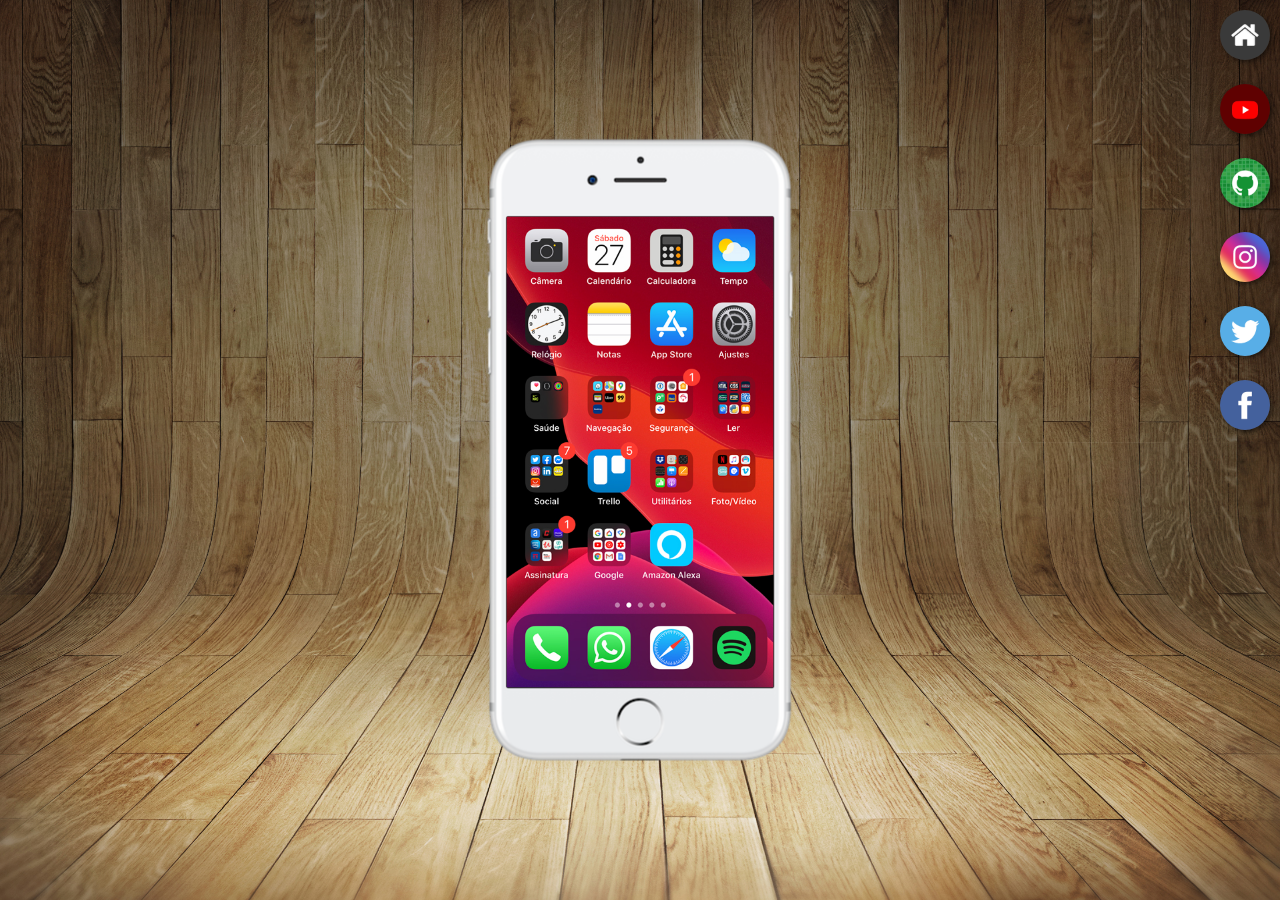
<file: index.html>
<!DOCTYPE html>
<html lang="pt-br">
<head>
    <meta charset="UTF-8">
    <meta name="viewport" content="width=device-width, initial-scale=1.0">
    <title>Document</title>
    <link rel="shortcut icon" href="favicon.ico" type="image/x-icon">
    <link rel="stylesheet" href="estilos/style.css">
</head>
<body>
    <main>
        <section id="telefone">
           <iframe src="home.html" name="tela" id="tela" frameborder="0">
            Seu navegador não é compatível com isso.
           </iframe>
        </section>
        <section id="redes-sociais">
            <a href="home.html" target="tela"> <img src="imagens/logo-home.jpg" alt="Home"></a><br>
            <a href="youtube.html" target="tela"> <img src="imagens/logo-youtube.jpg" class="img-fluid ${3|rounded-top,rounded-right,rounded-bottom,rounded-left,rounded-circle,|}" alt="Youtube"></a><br>
            <a href="github.html" target="tela"> <img src="imagens/logo-github.jpg" alt="GitHub"></a><br>
            <a href="instagram.html" target="tela"> <img src="imagens/logo-instagram.jpg" alt="Instagram"></a><br>
            <a href="twiter.html" target="tela"> <img src="imagens/logo-twitter.jpg" alt="Twiter"></a><br>
            <a href="facebook.html" target="tela"> <img src="imagens/logo-facebook.jpg" alt="Facebook"></a>
        </section>
    </main>
</body>
</html>
</file>
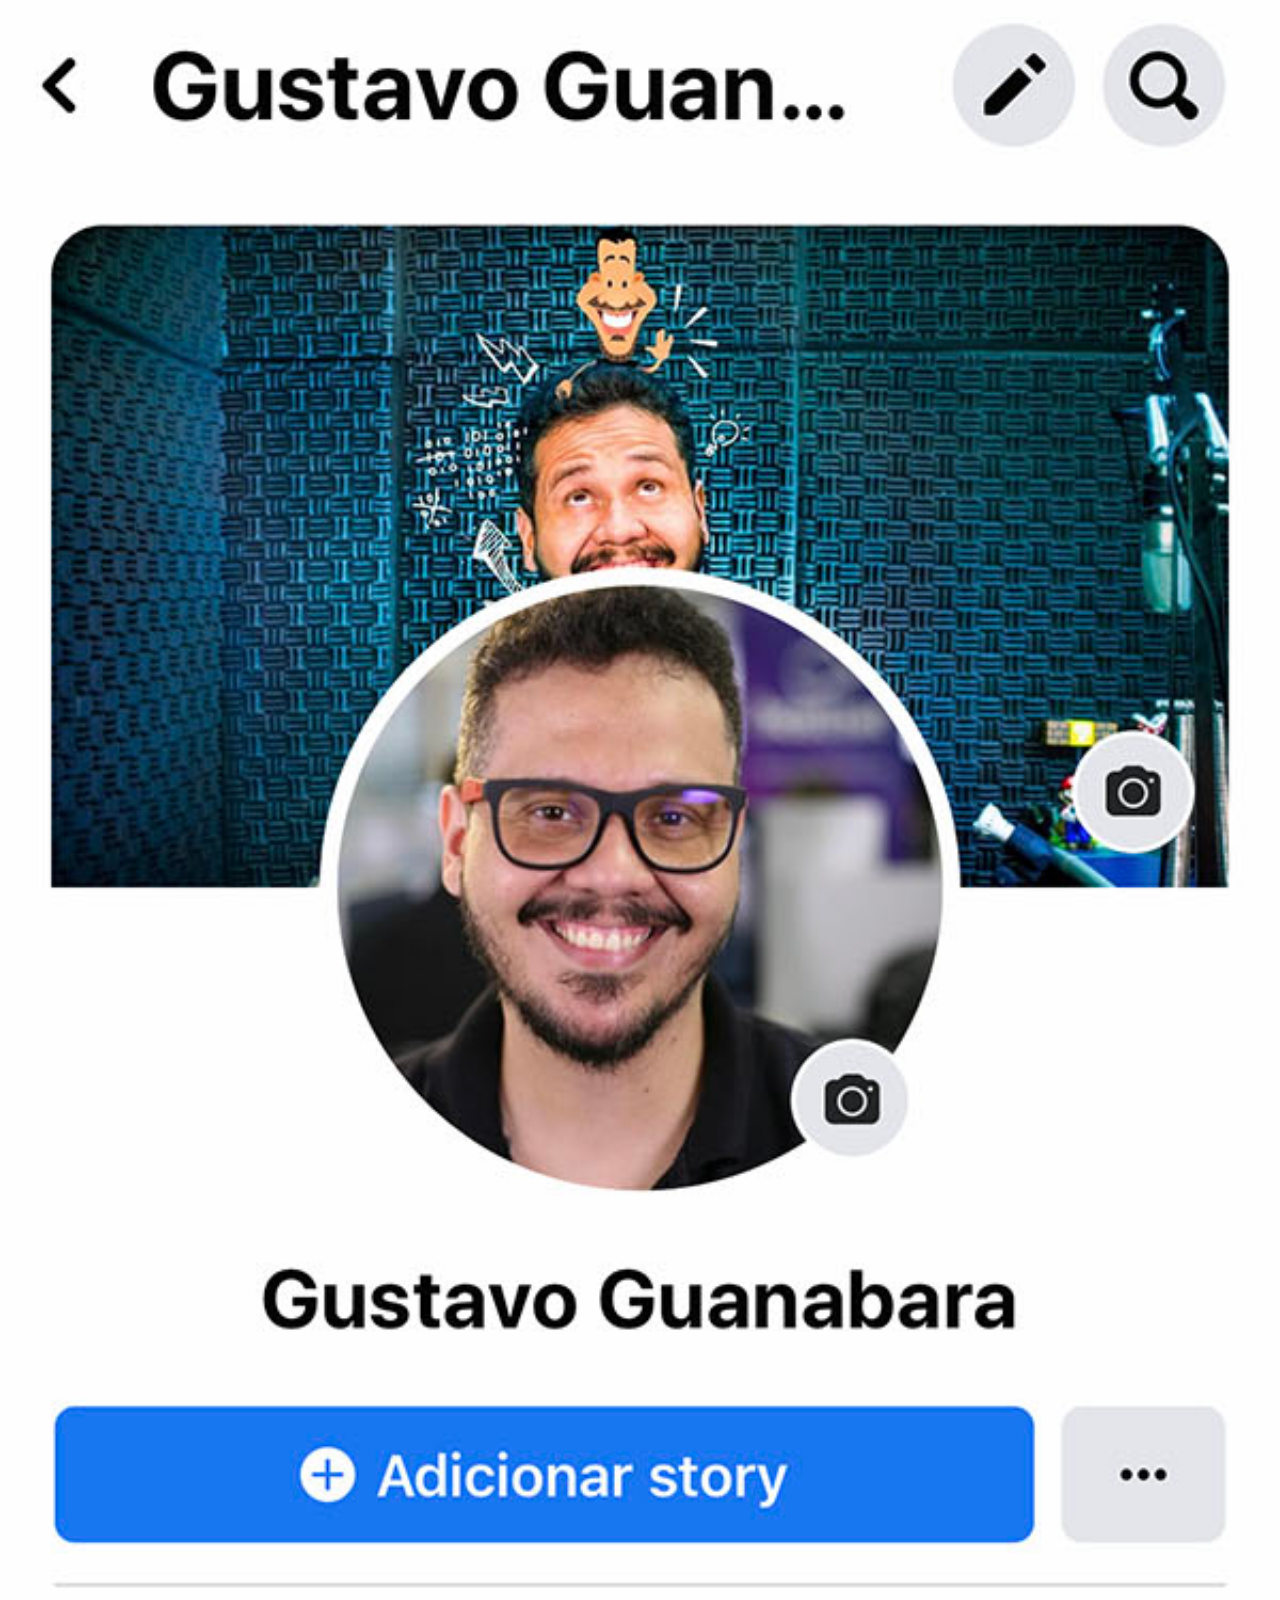
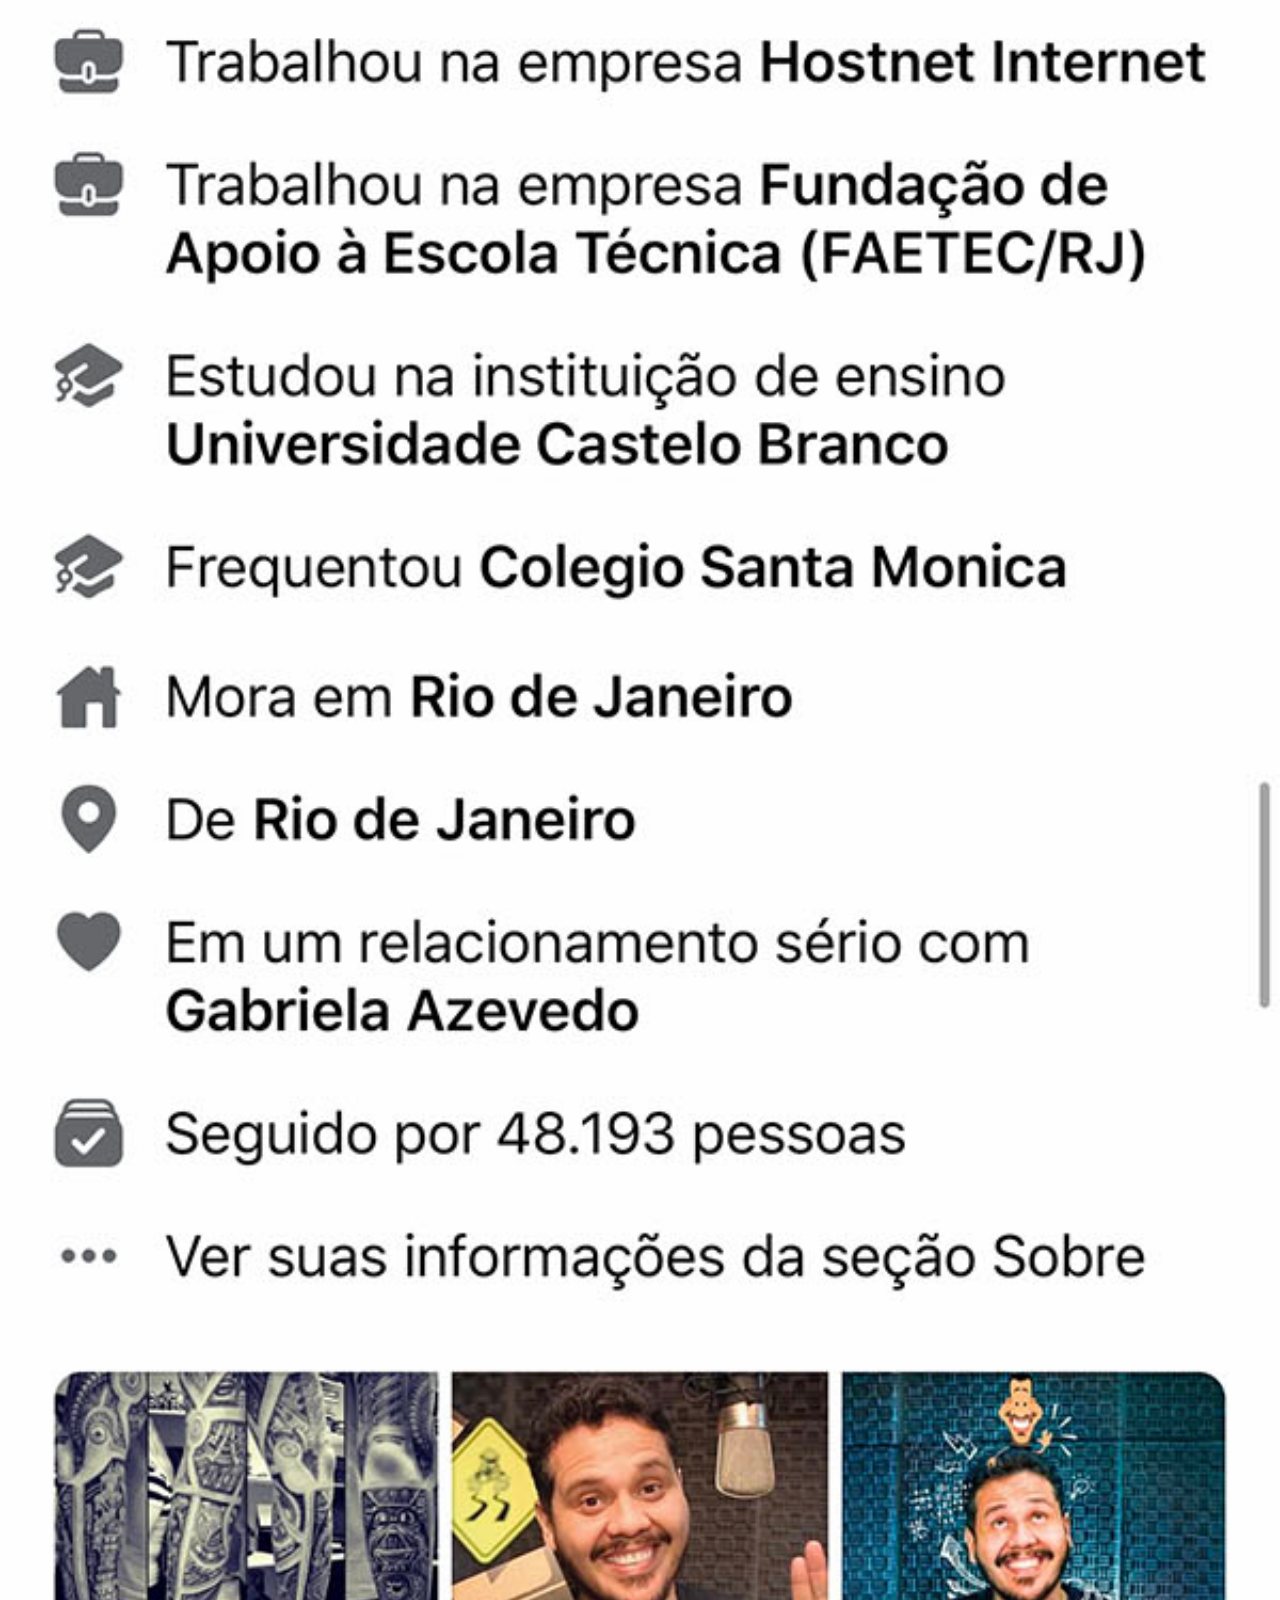
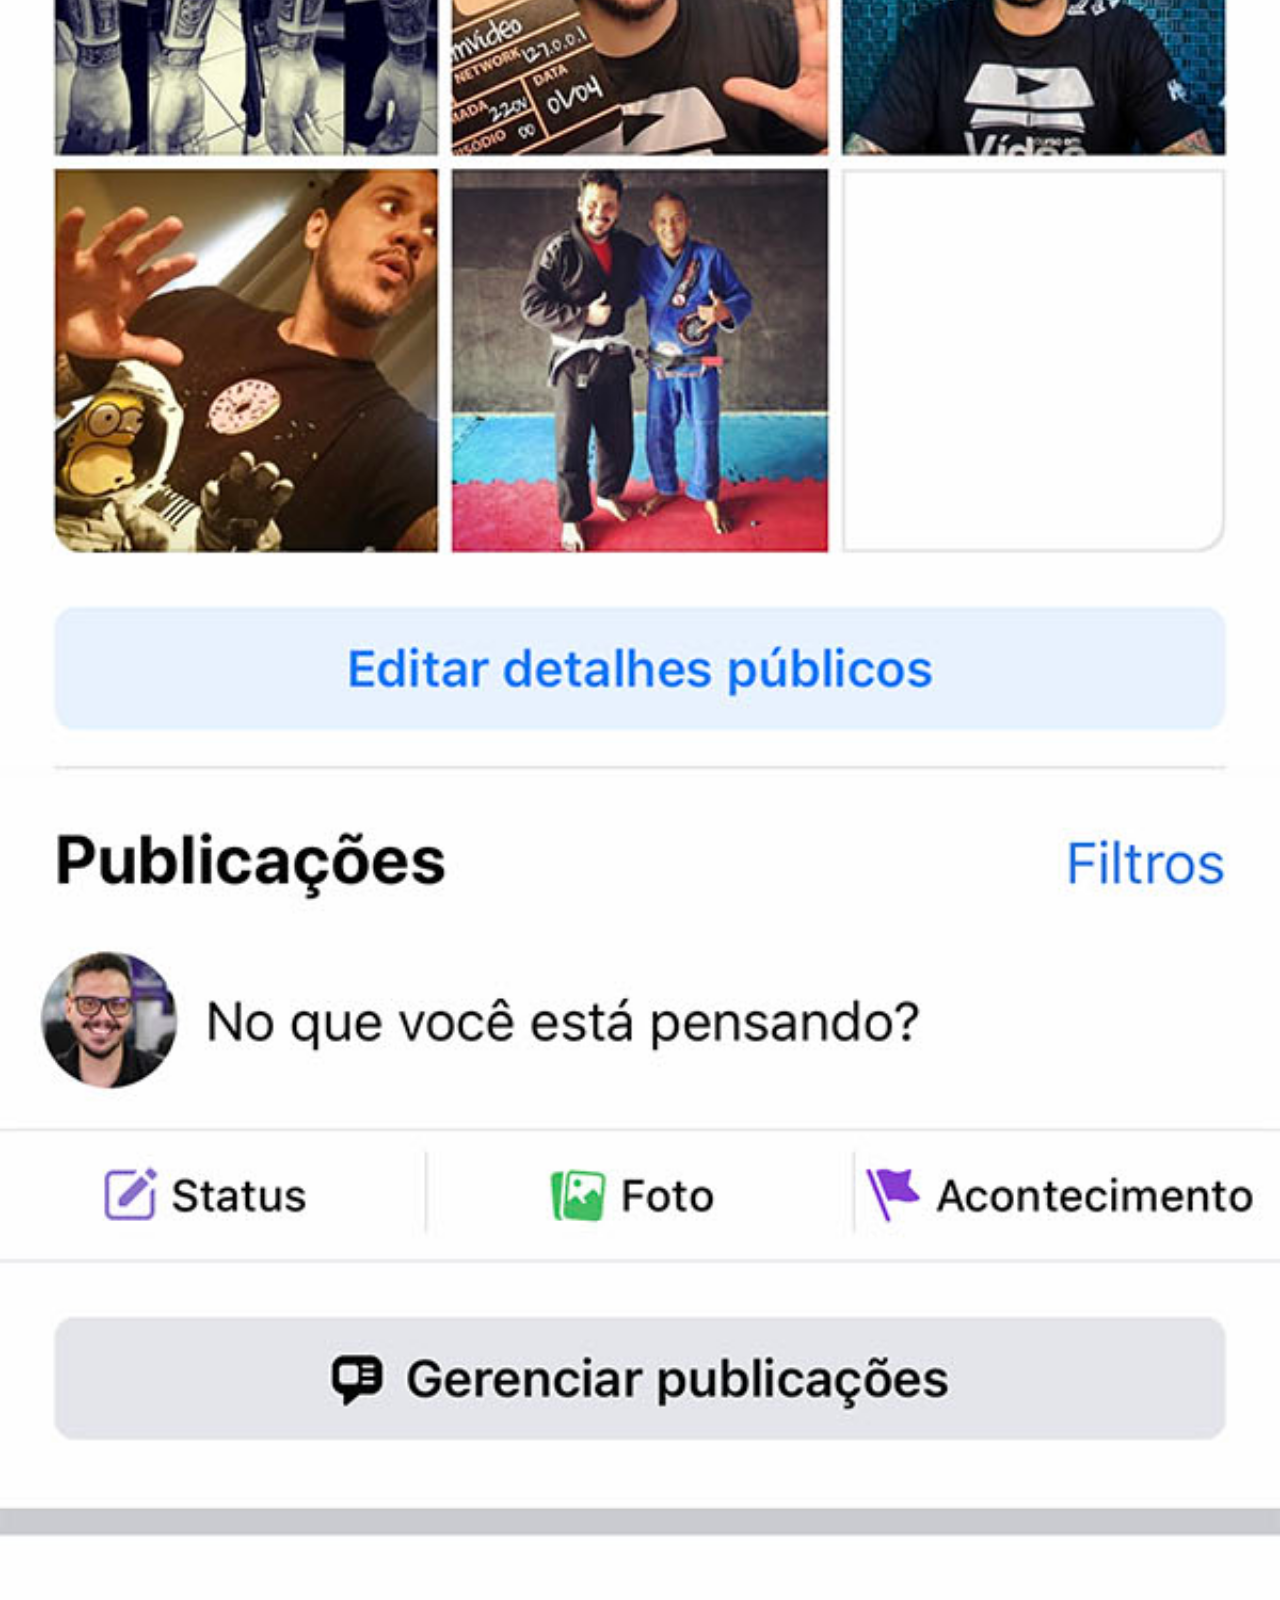
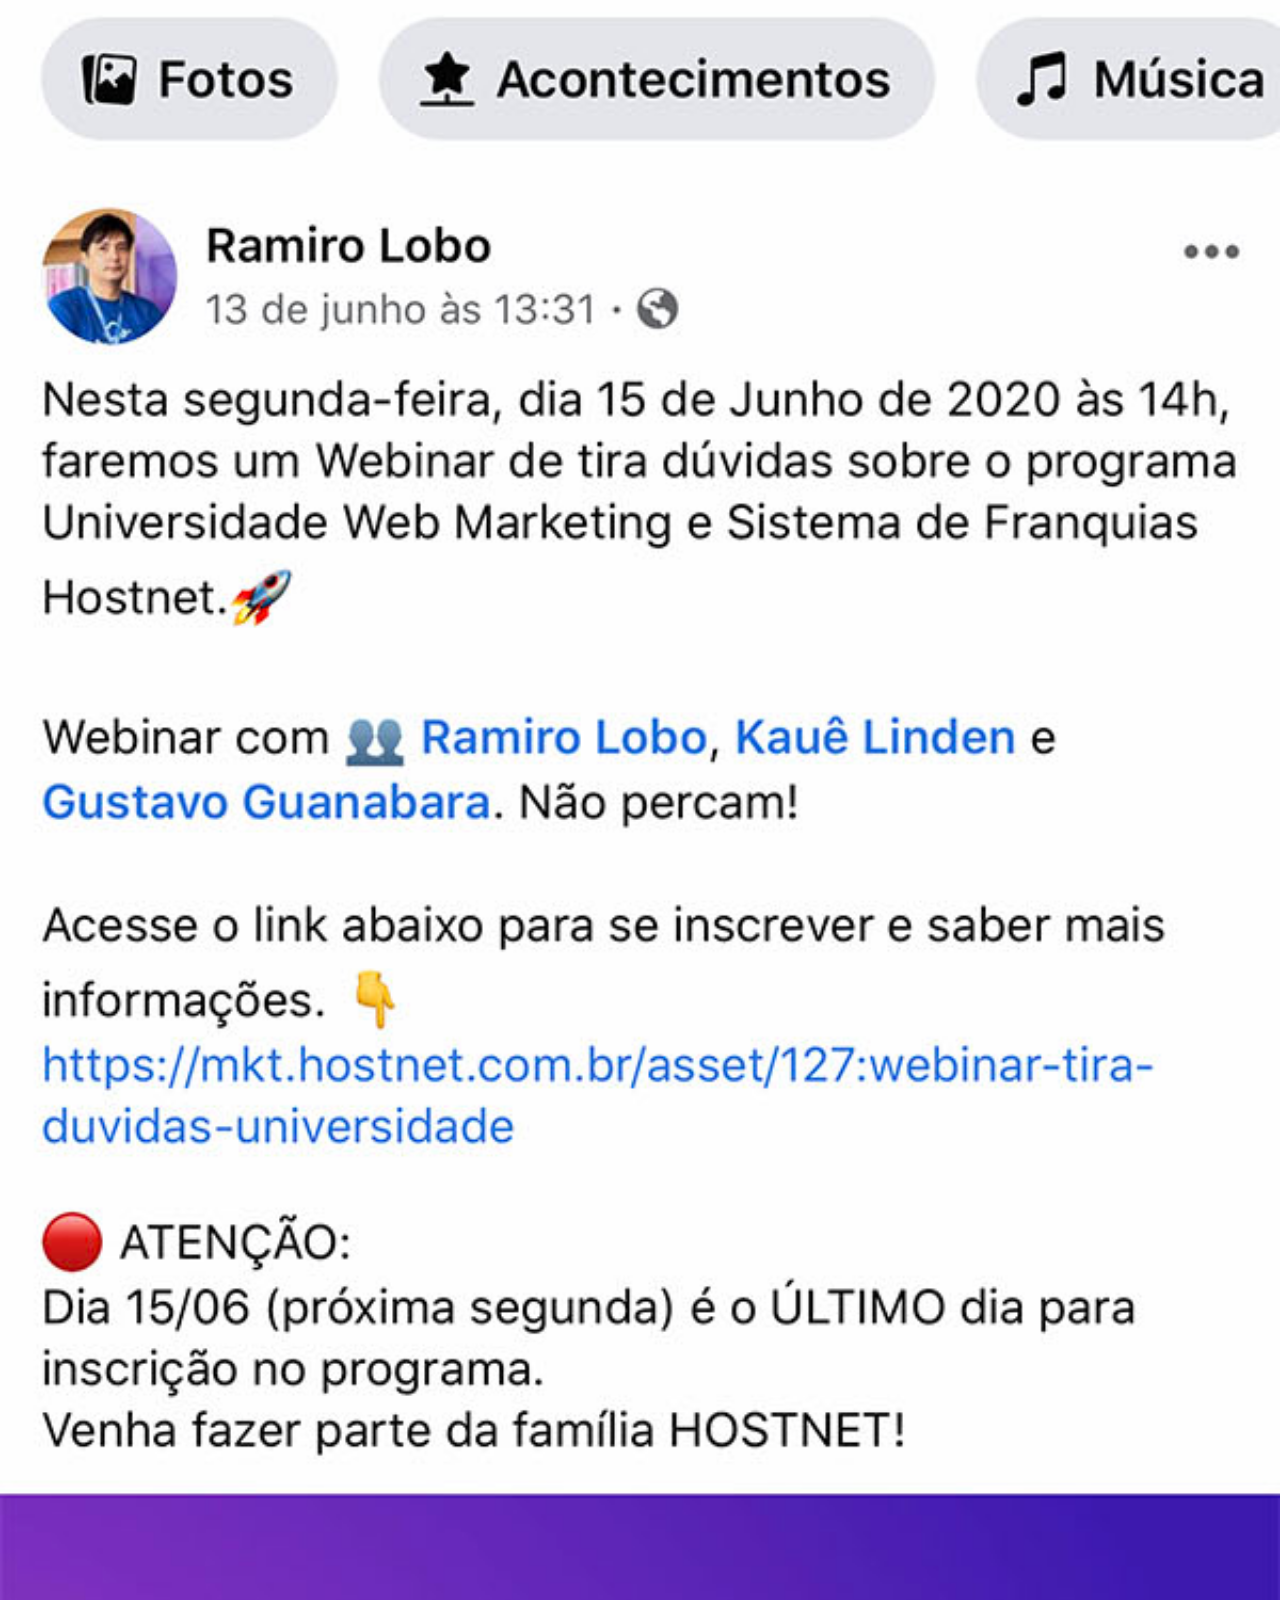
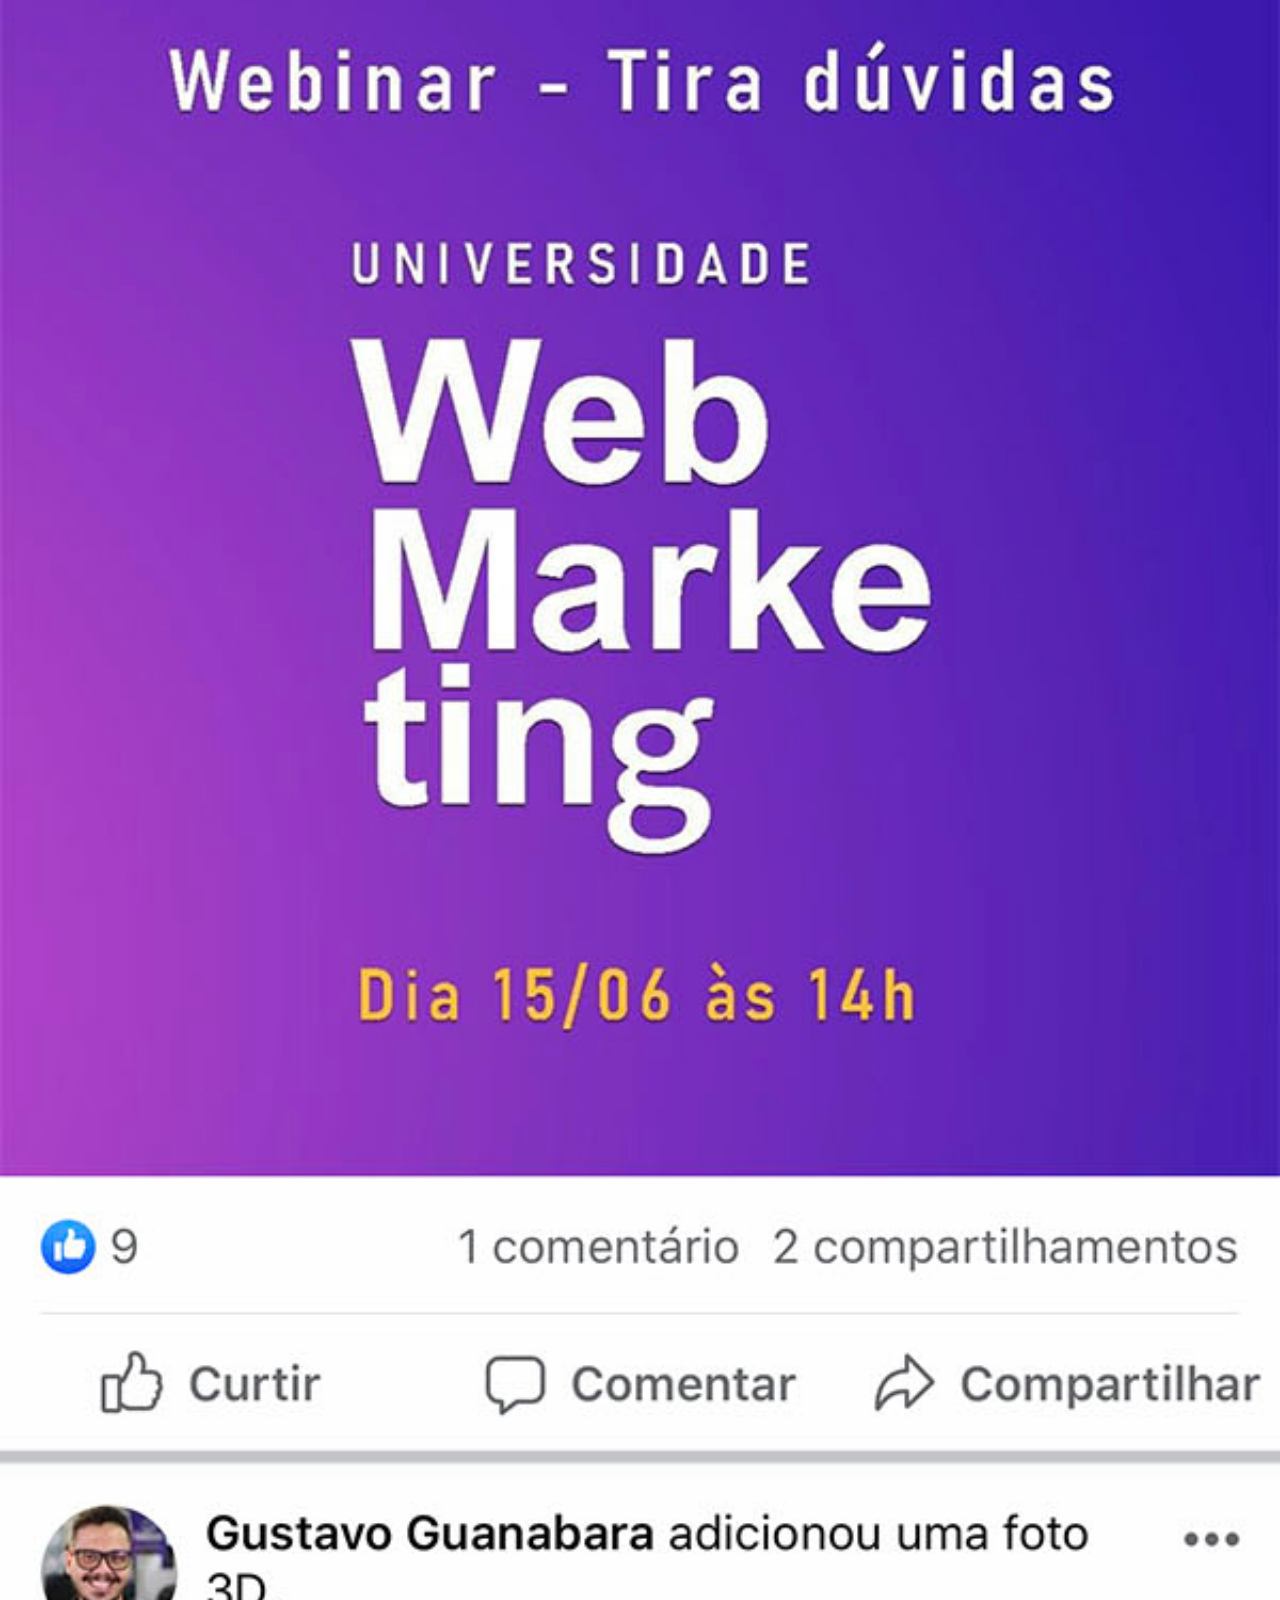
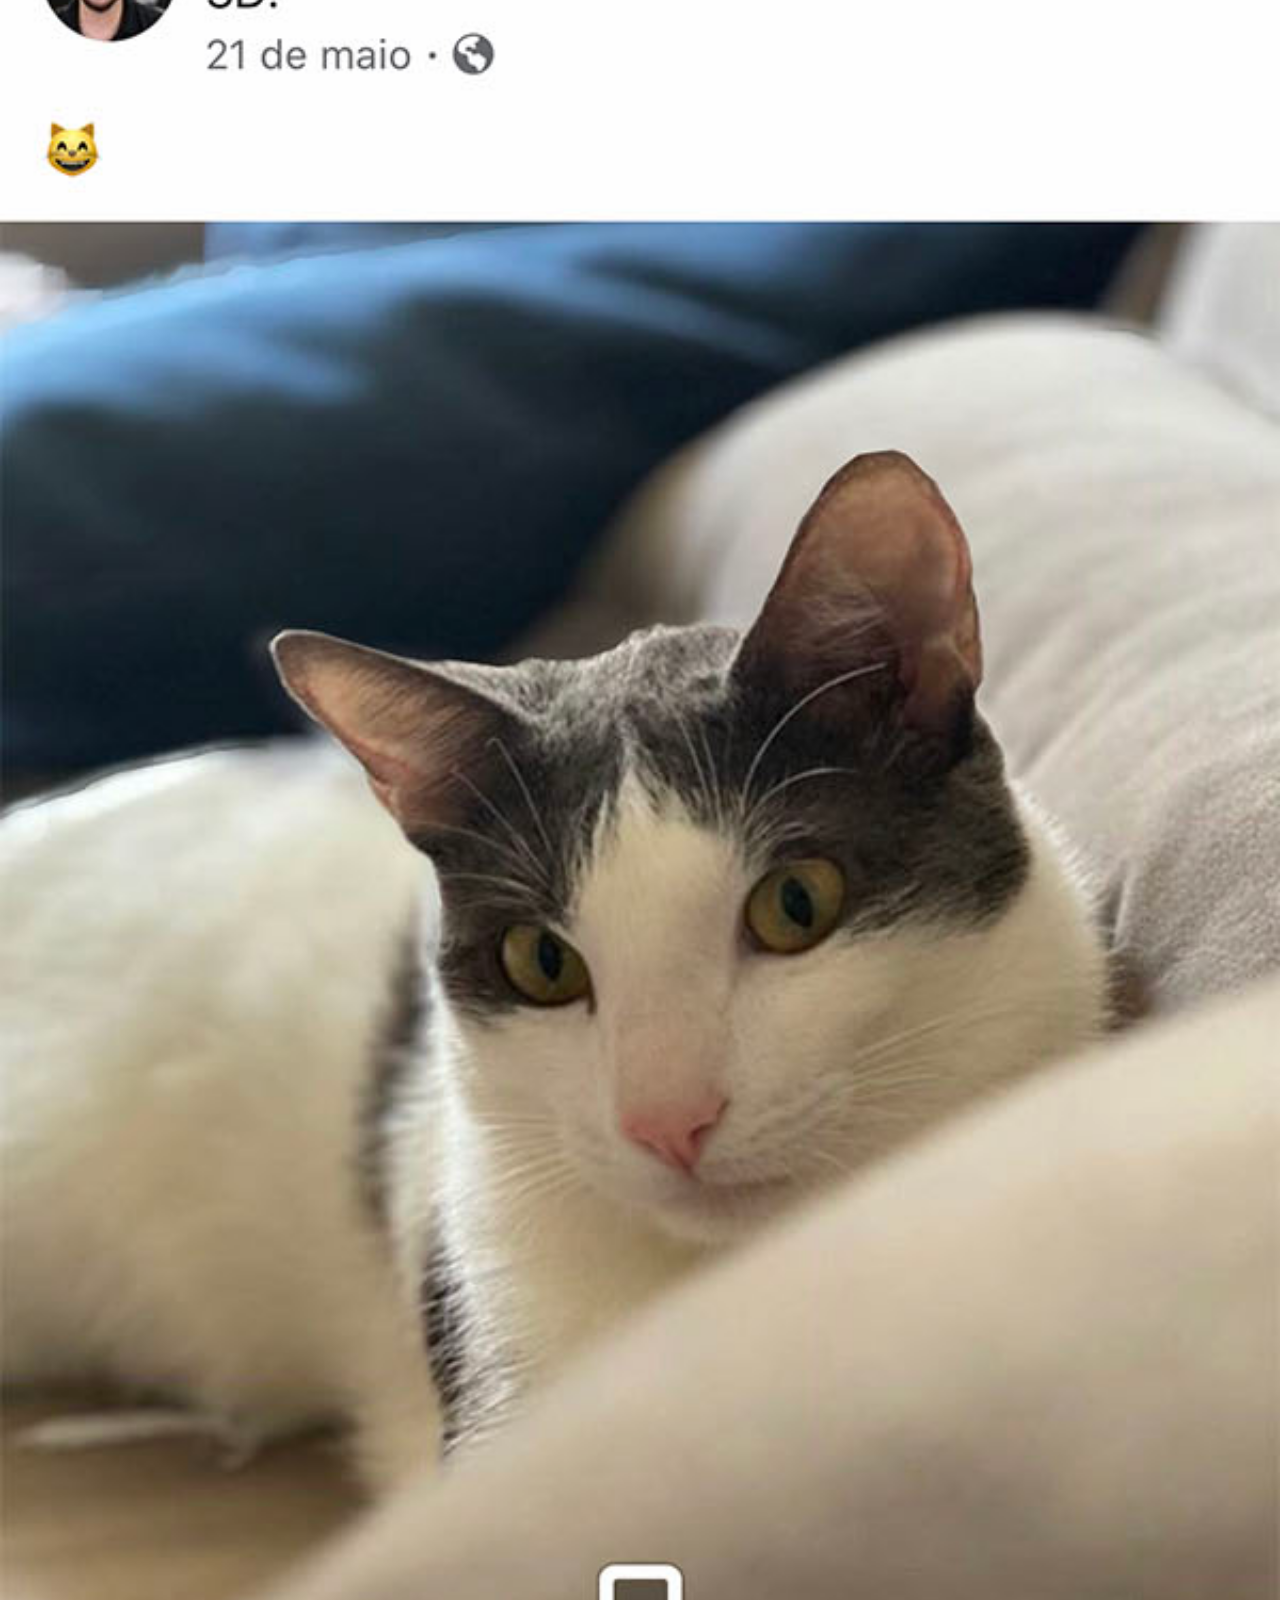
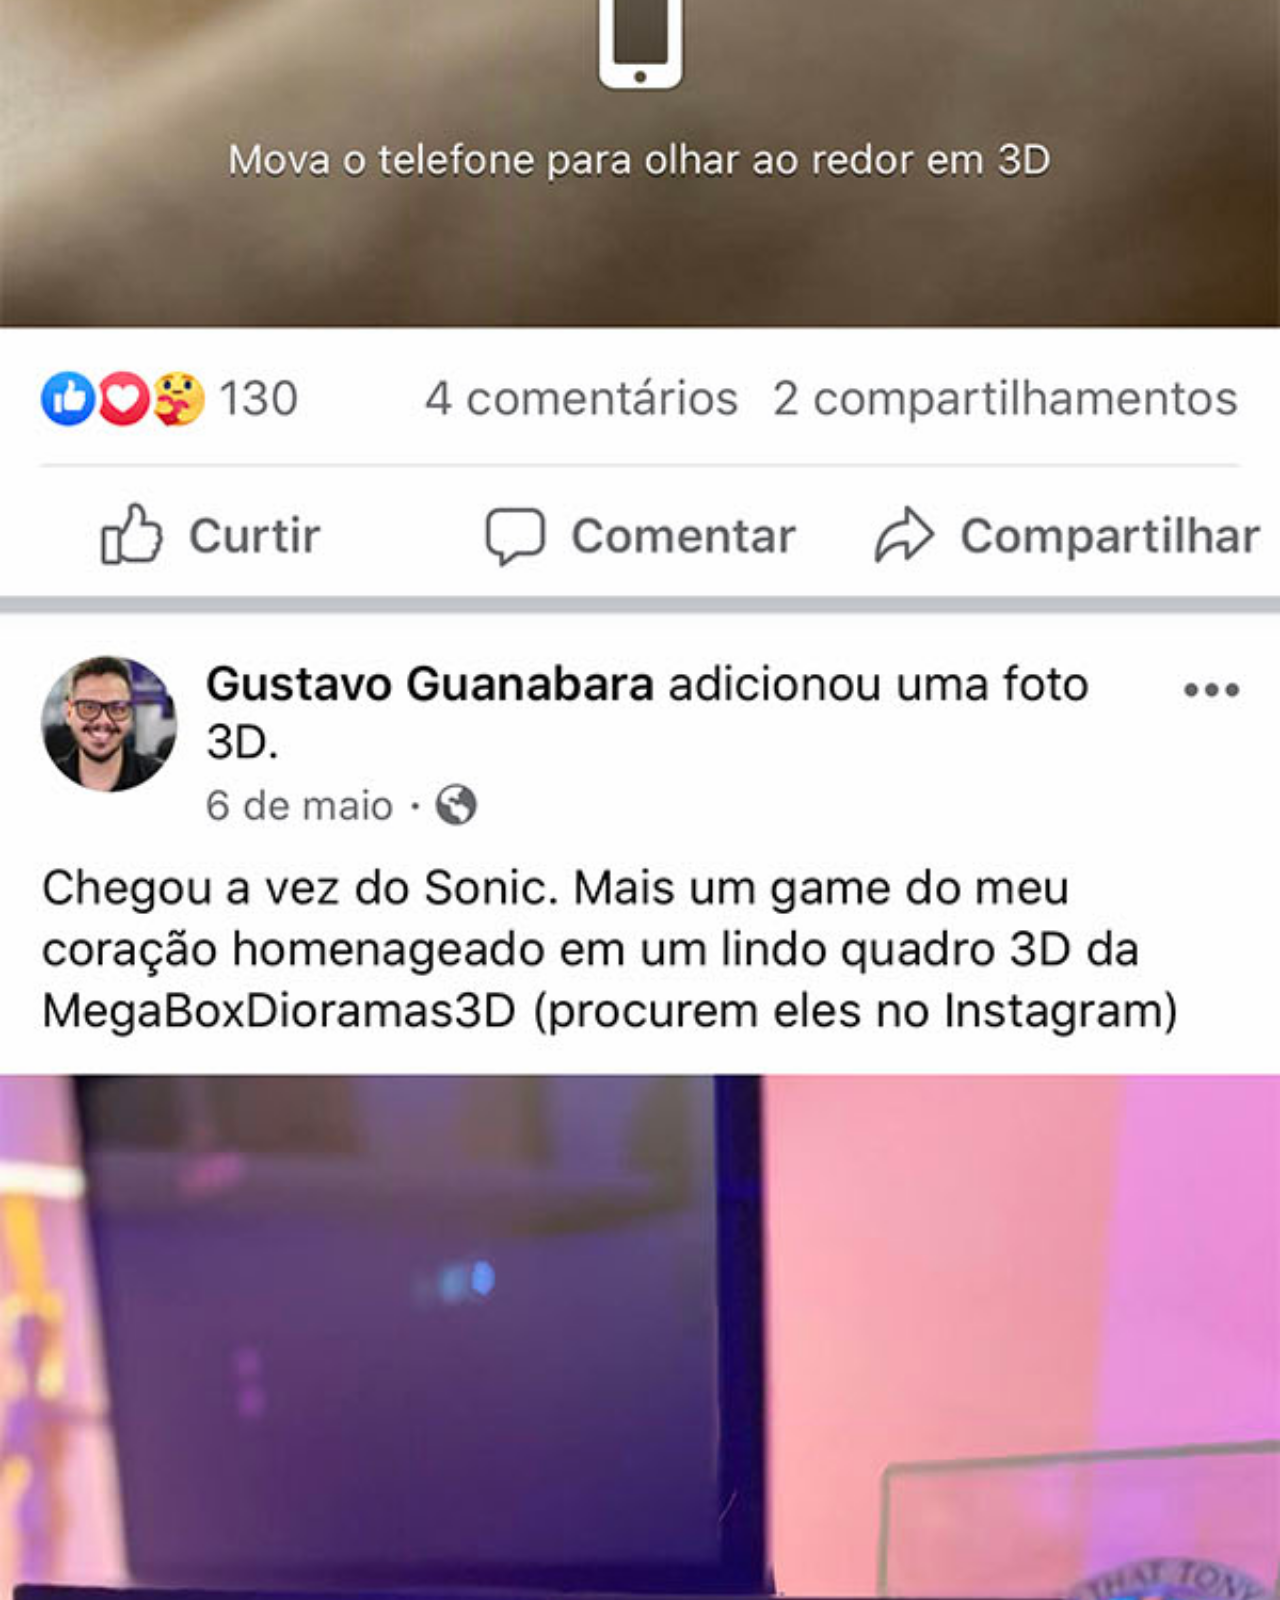
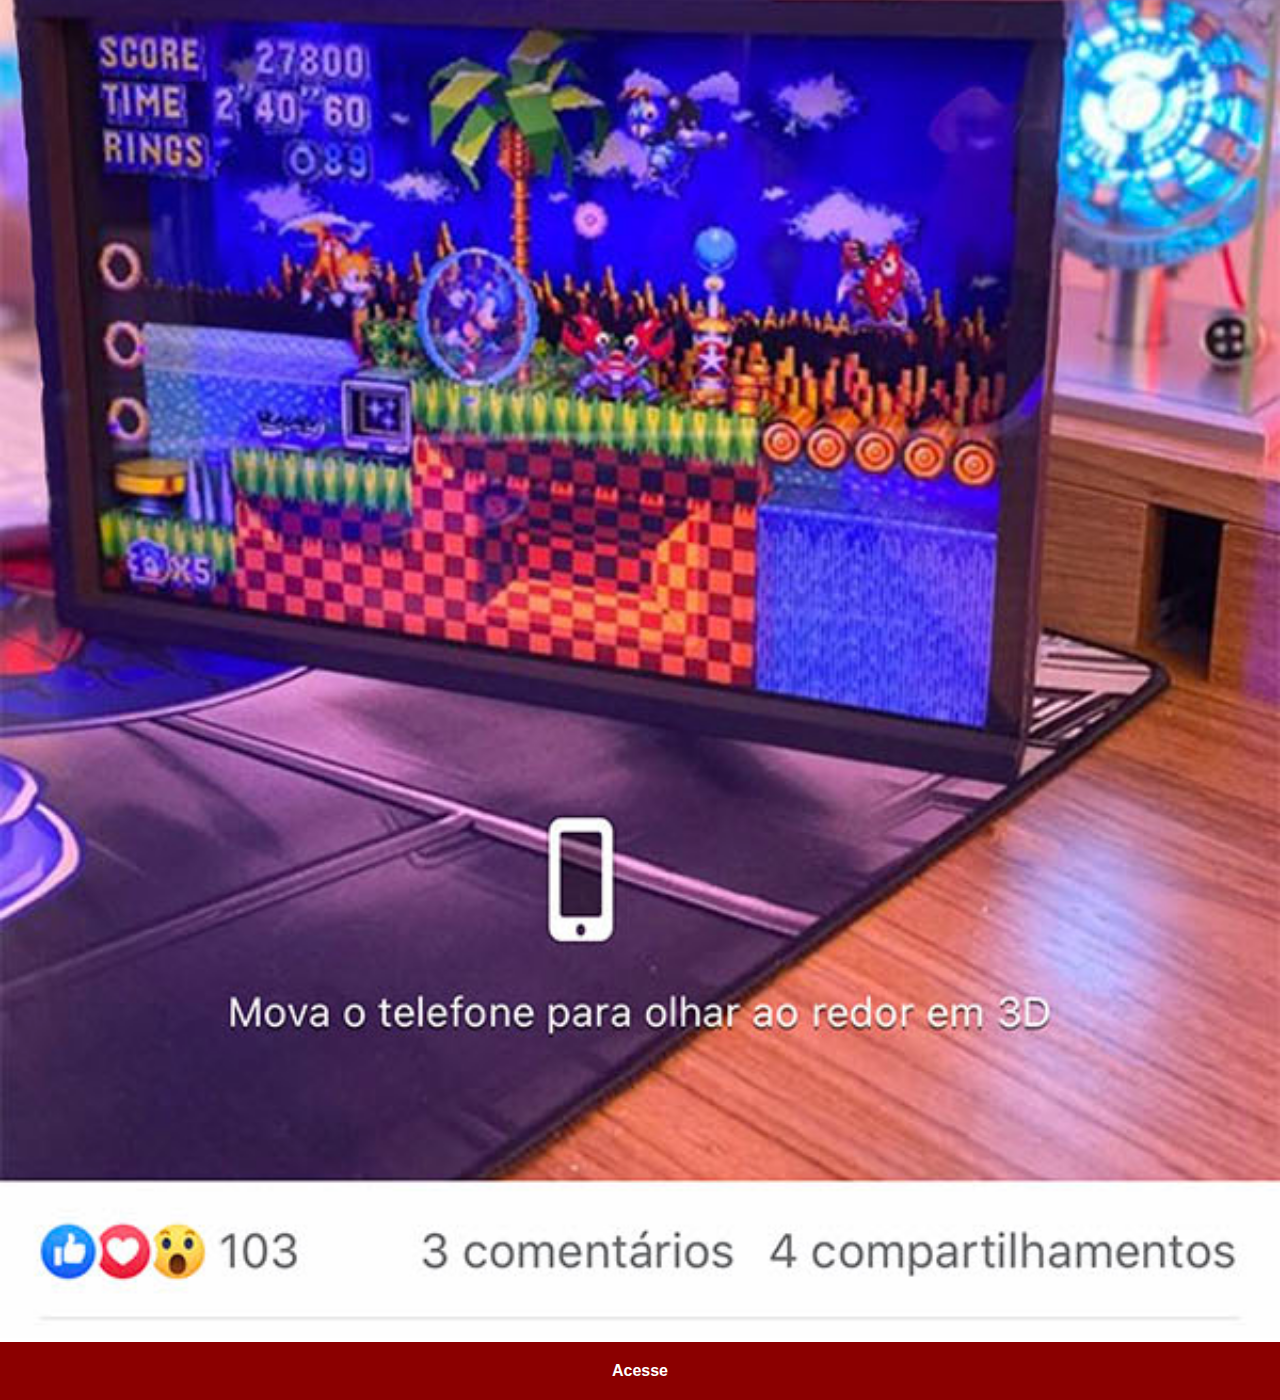
<file: facebook.html>
<!DOCTYPE html>
<html lang="pt-br">
<head>
    <meta charset="UTF-8">
    <meta name="viewport" content="width=device-width, initial-scale=1.0">
    <title>Facebook</title>
    <link rel="stylesheet" href="social.css">
</head>
<body>
    <img src="imagens/tela-facebook.jpg" alt="facebook">
    <a href="https://www.facebook.com/gustavoguanabara/" target="_blank">Acesse</a>
</body>
</html>
</file>
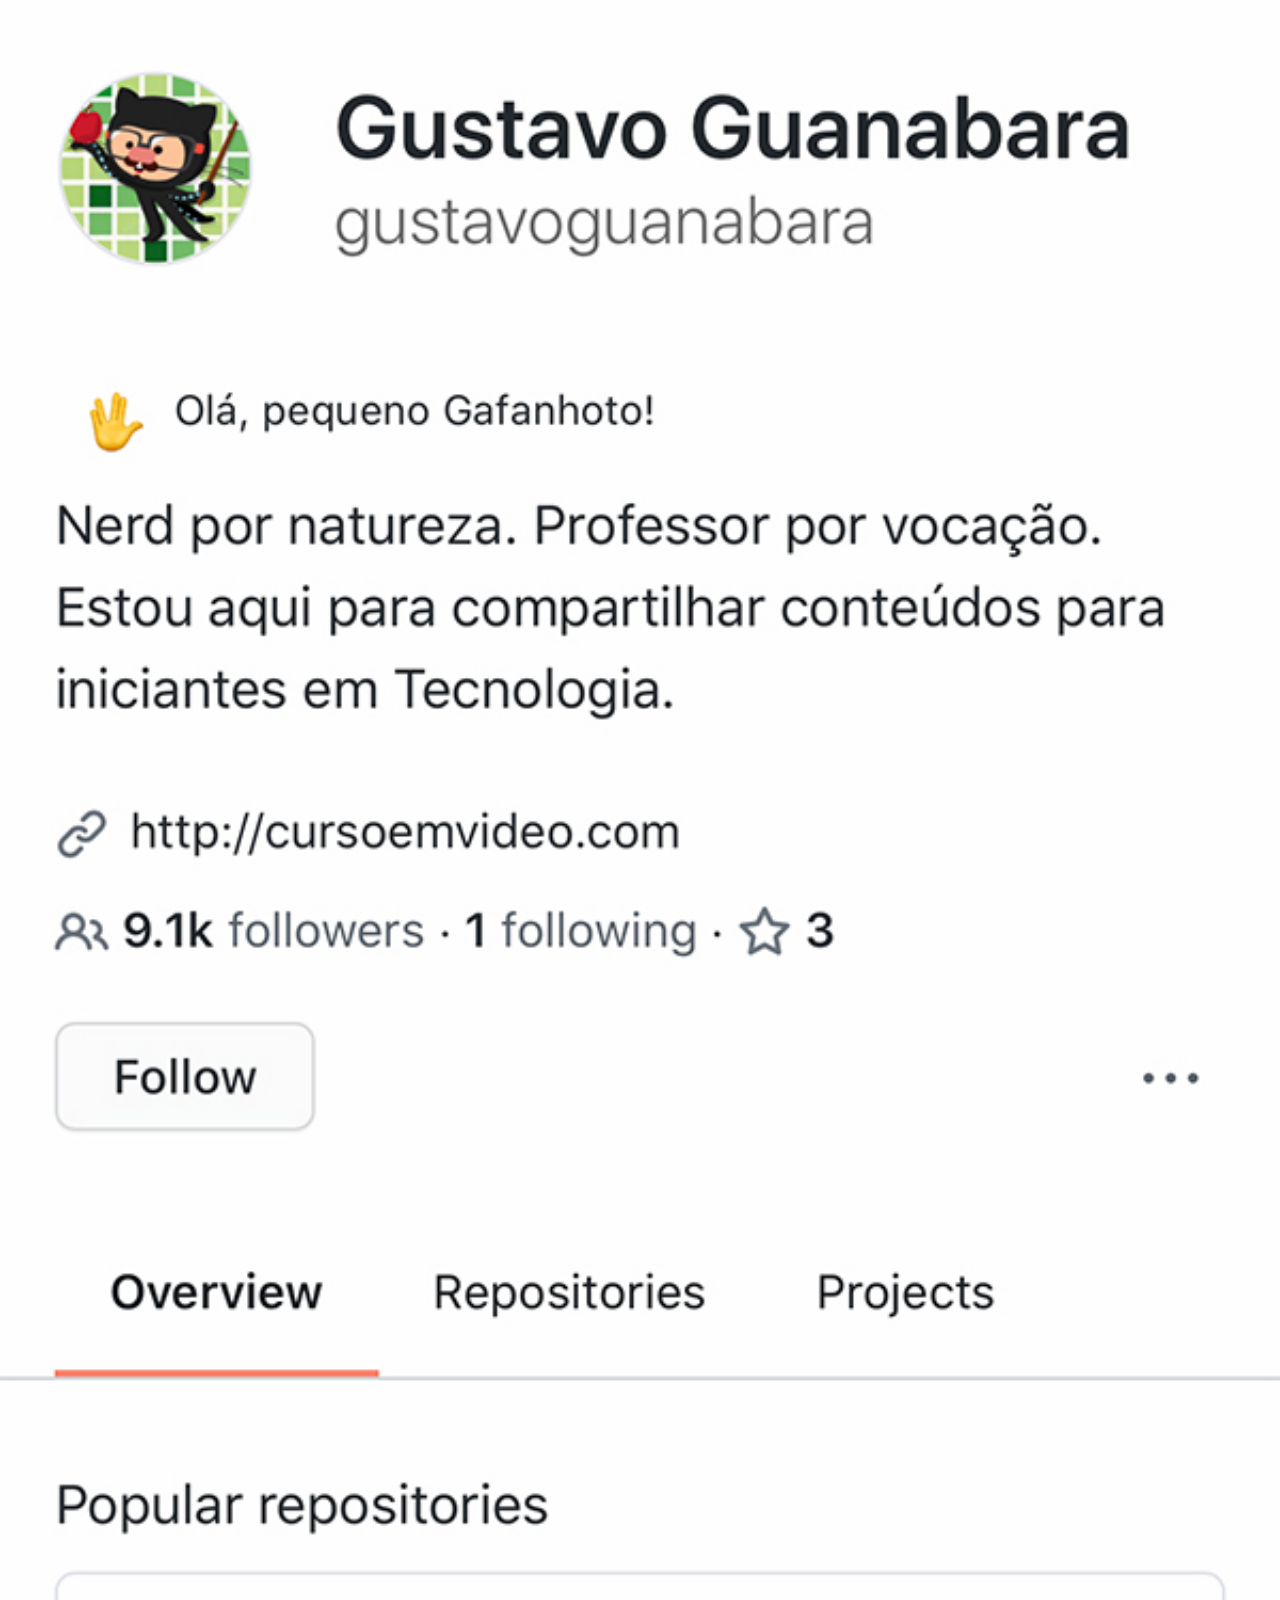
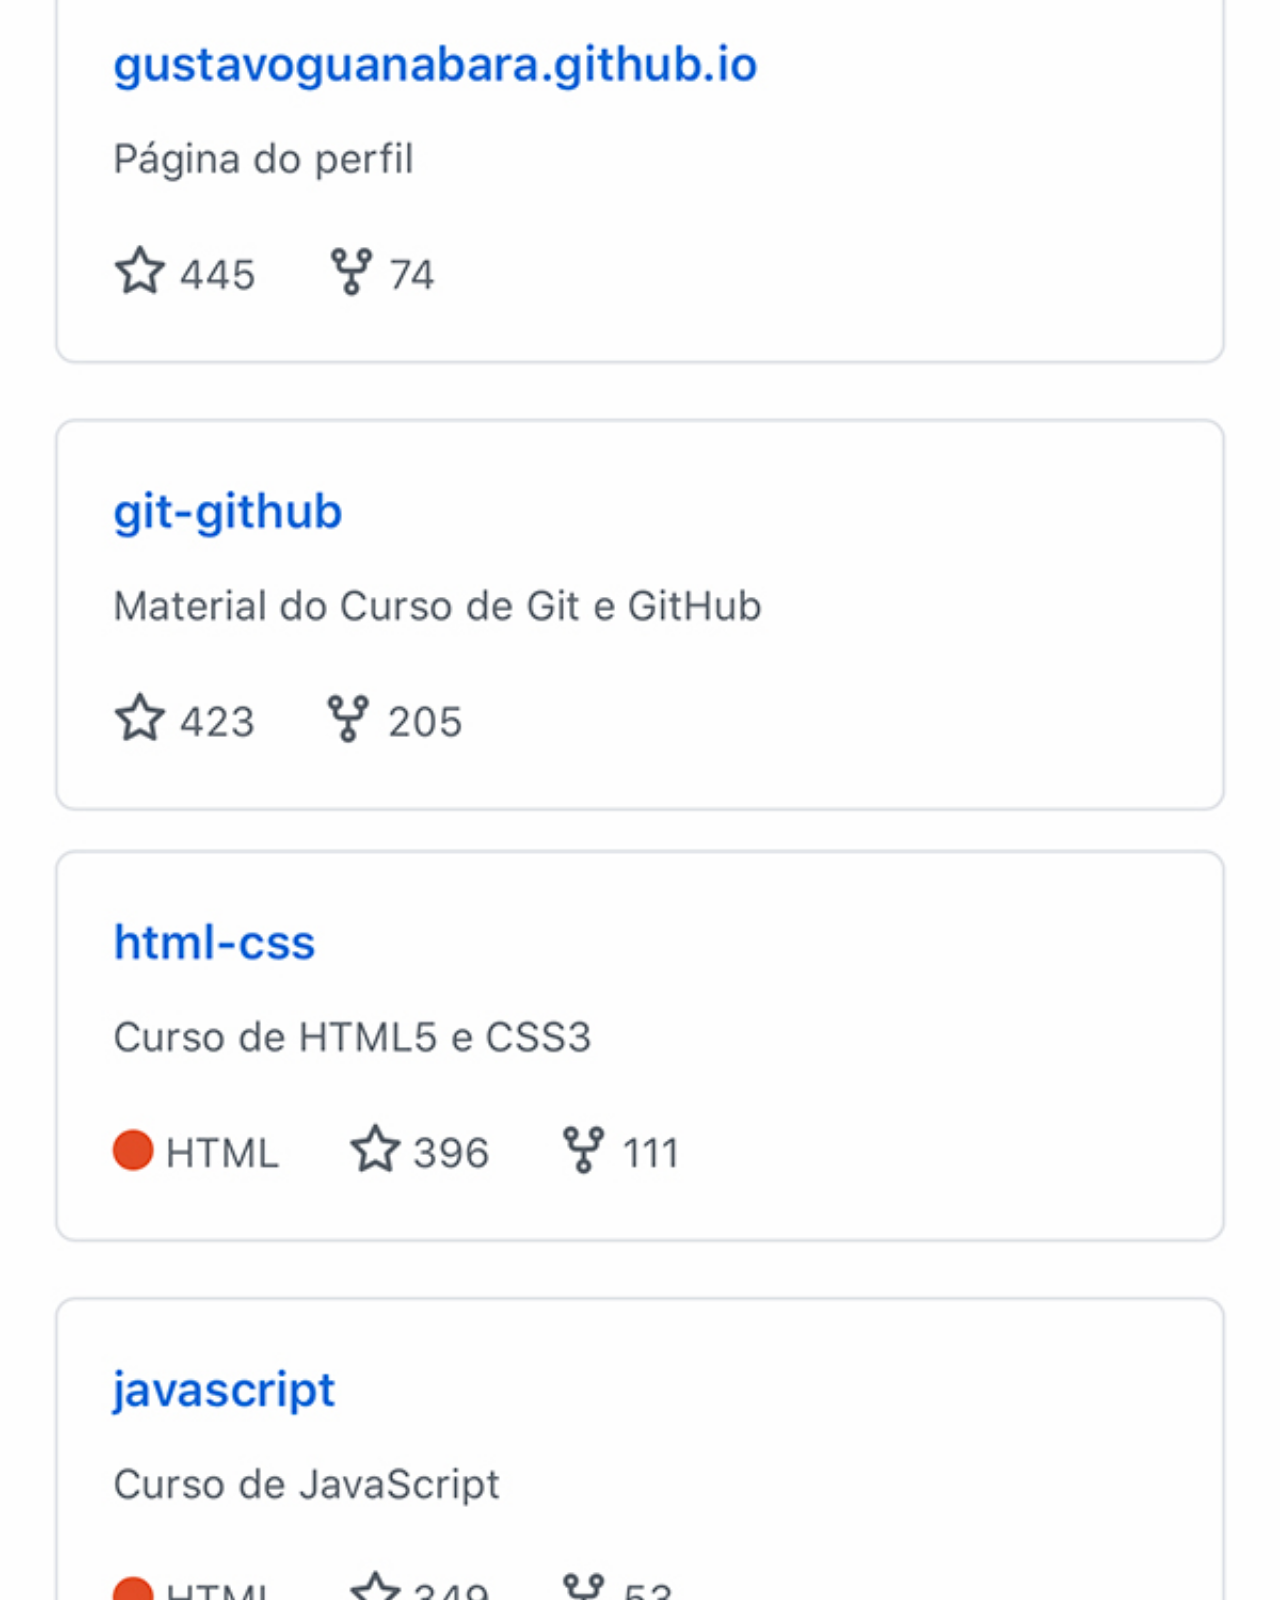
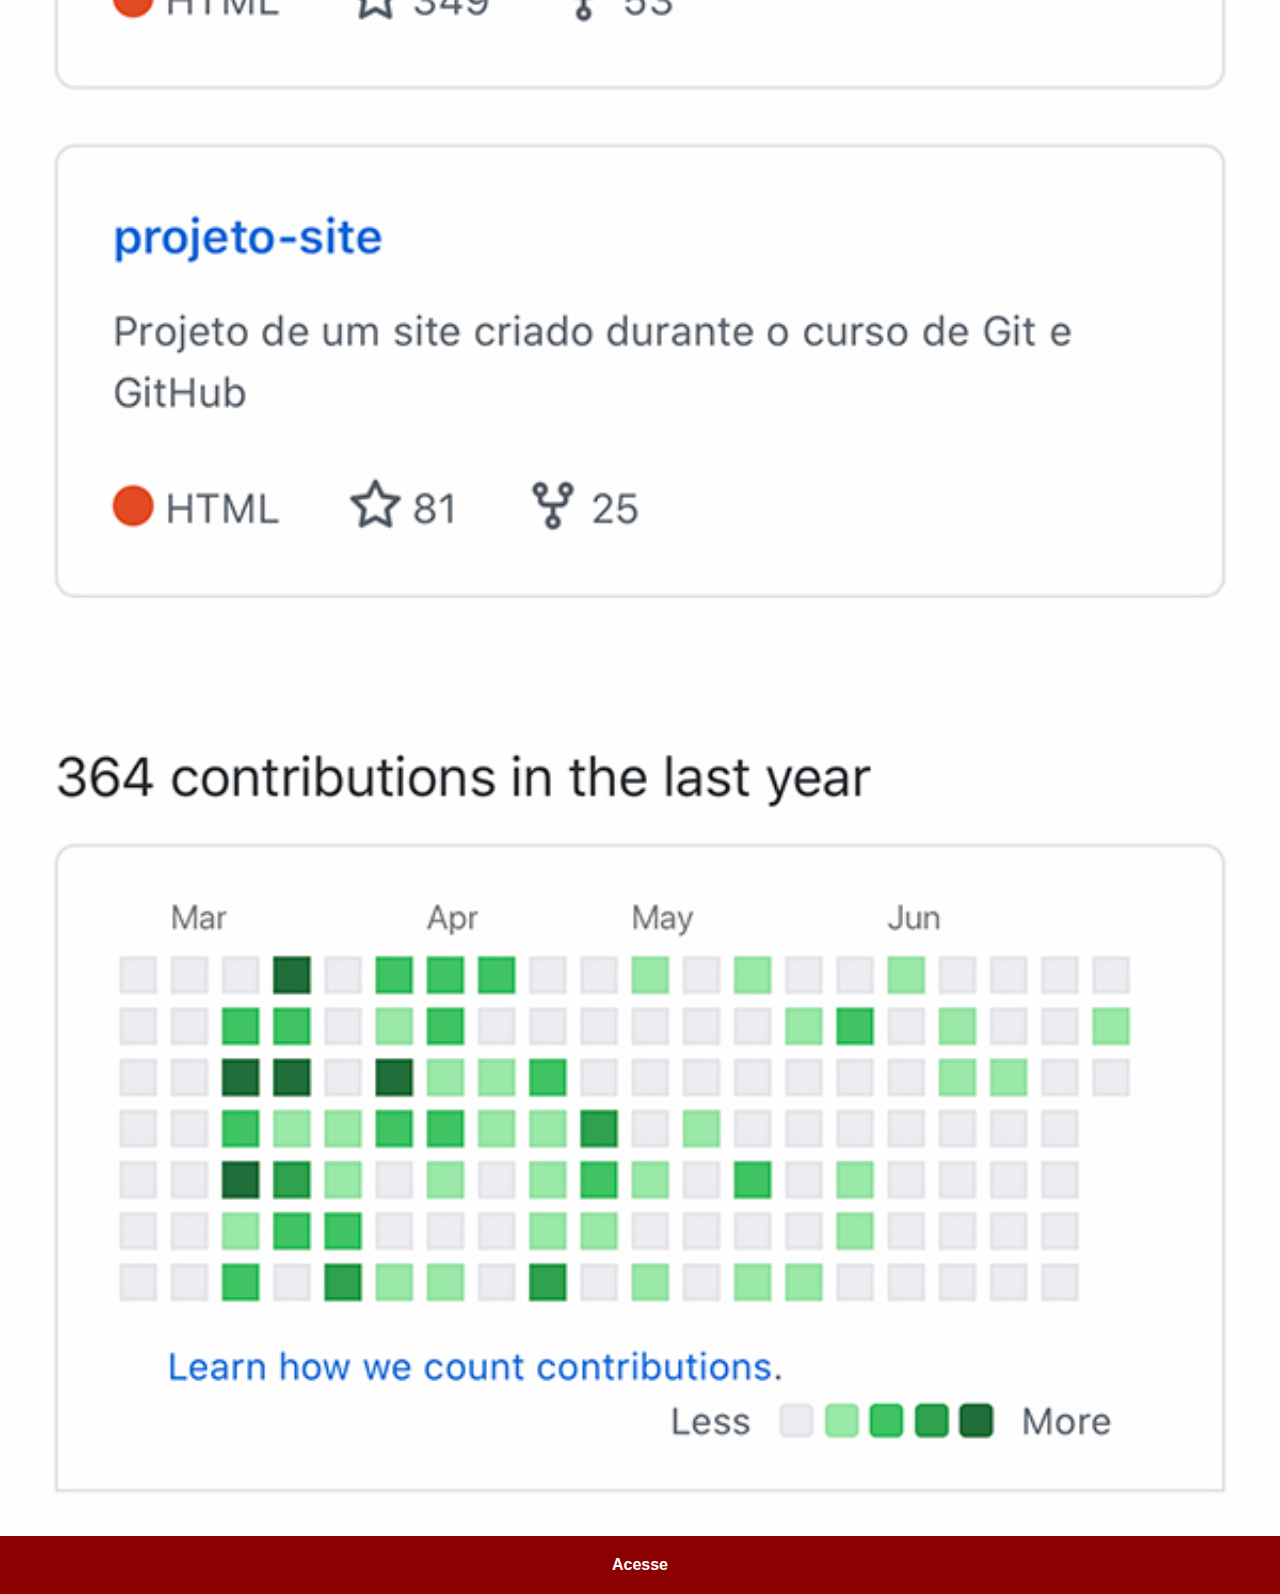
<file: github.html>
<!DOCTYPE html>
<html lang="pt-br">
<head>
    <meta charset="UTF-8">
    <meta name="viewport" content="width=device-width, initial-scale=1.0">
    <title>GitHub</title>
    <link rel="stylesheet" href="social.css">
</head>
<body>
    <img src="imagens/tela-github.jpg" alt="github">
    <a href="https://gustavoguanabara.github.io" target="_blank">Acesse</a>
</body>
</html>
</file>
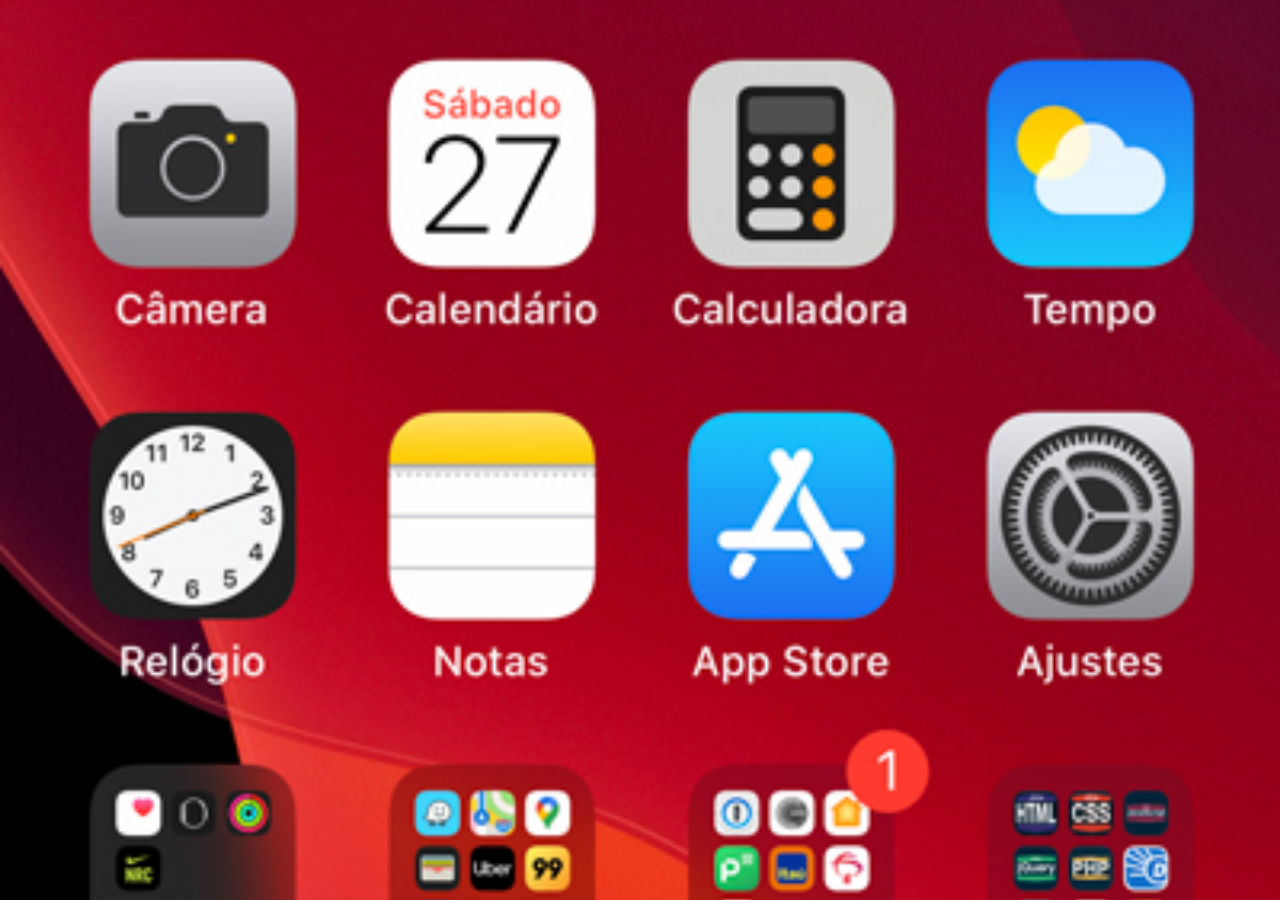
<file: home.html>
<!DOCTYPE html>
<html lang="pt-br">
<head>
    <meta charset="UTF-8">
    <meta name="viewport" content="width=device-width, initial-scale=1.0">
    <title>Home</title>
    <style>
        * {
            margin: 0px;
            padding: 0px; 
        }

        body {
            height: 100vh;
            width: 100vw;
            background: black url('./imagens/tela-home.jpg')
            no-repeat top center;
            background-size: cover;
        }
    </style>
</head>
<body>
    
</body>
</html>
</file>
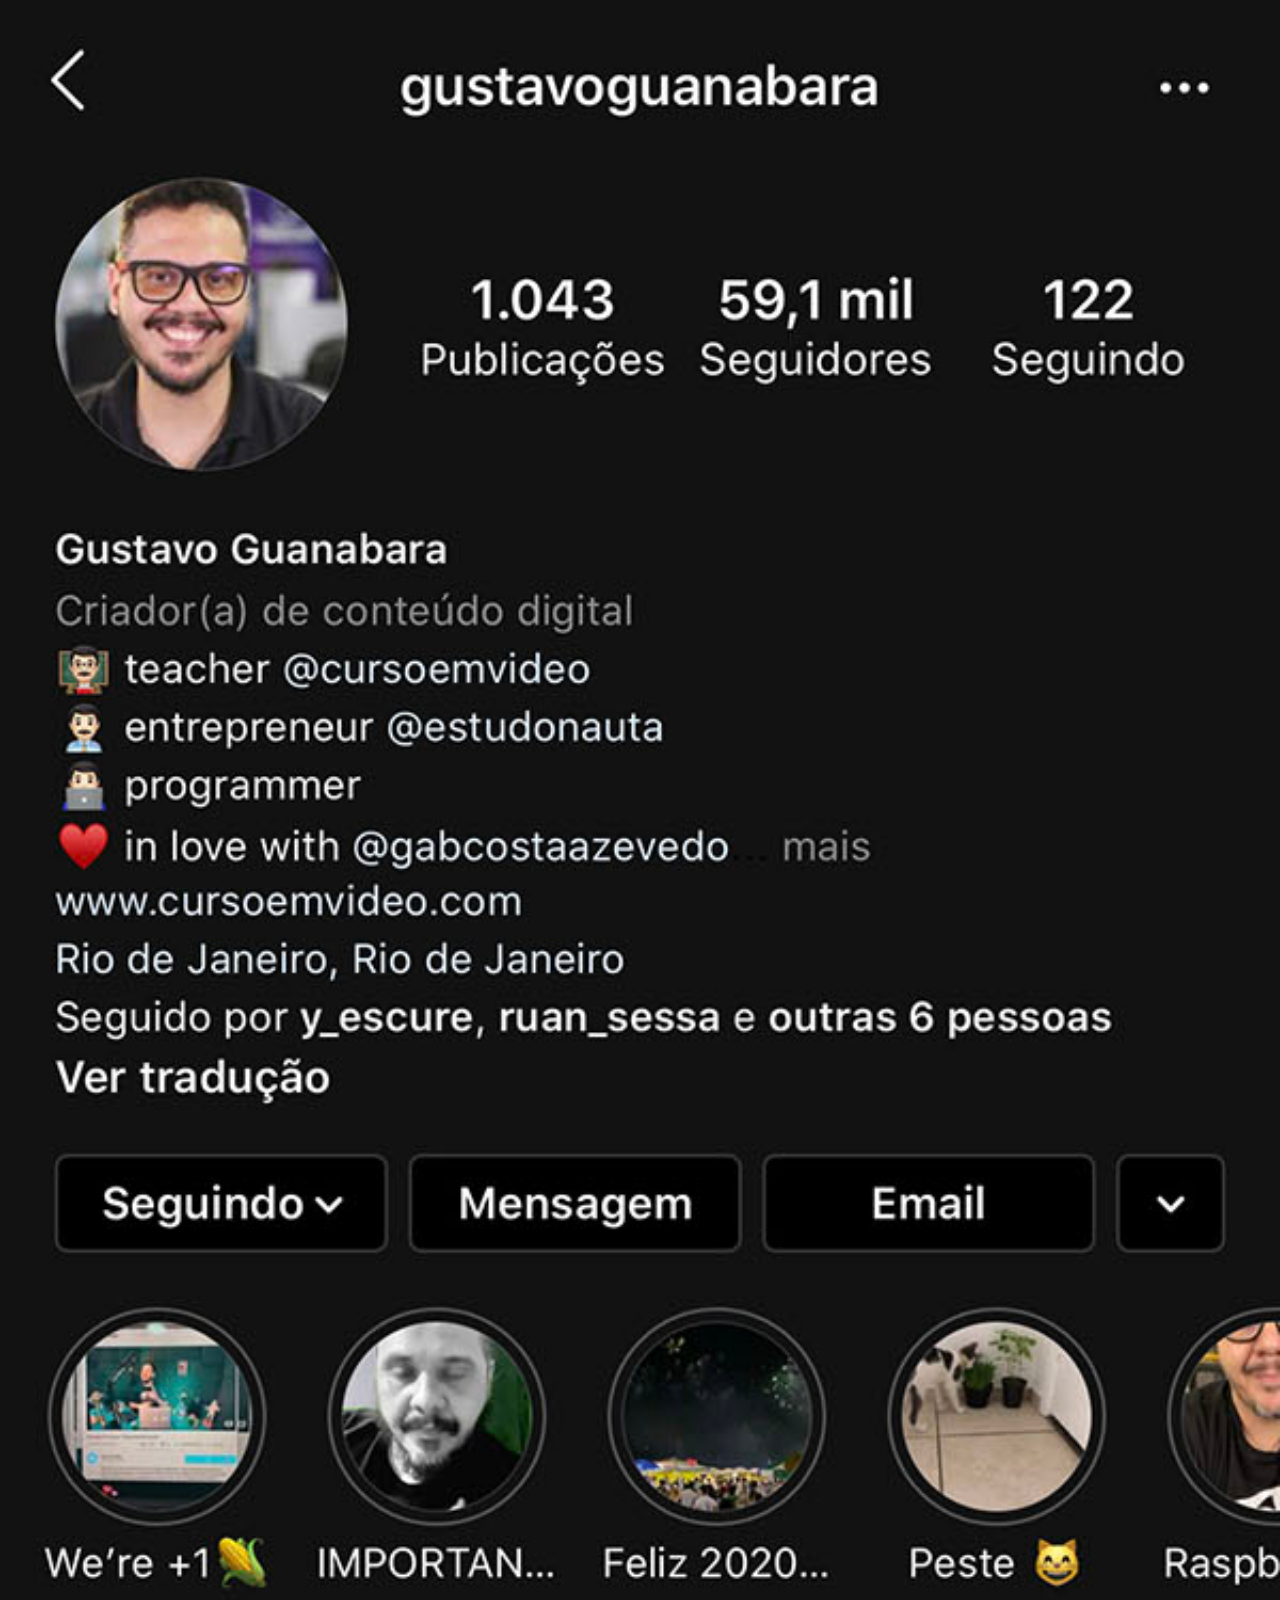
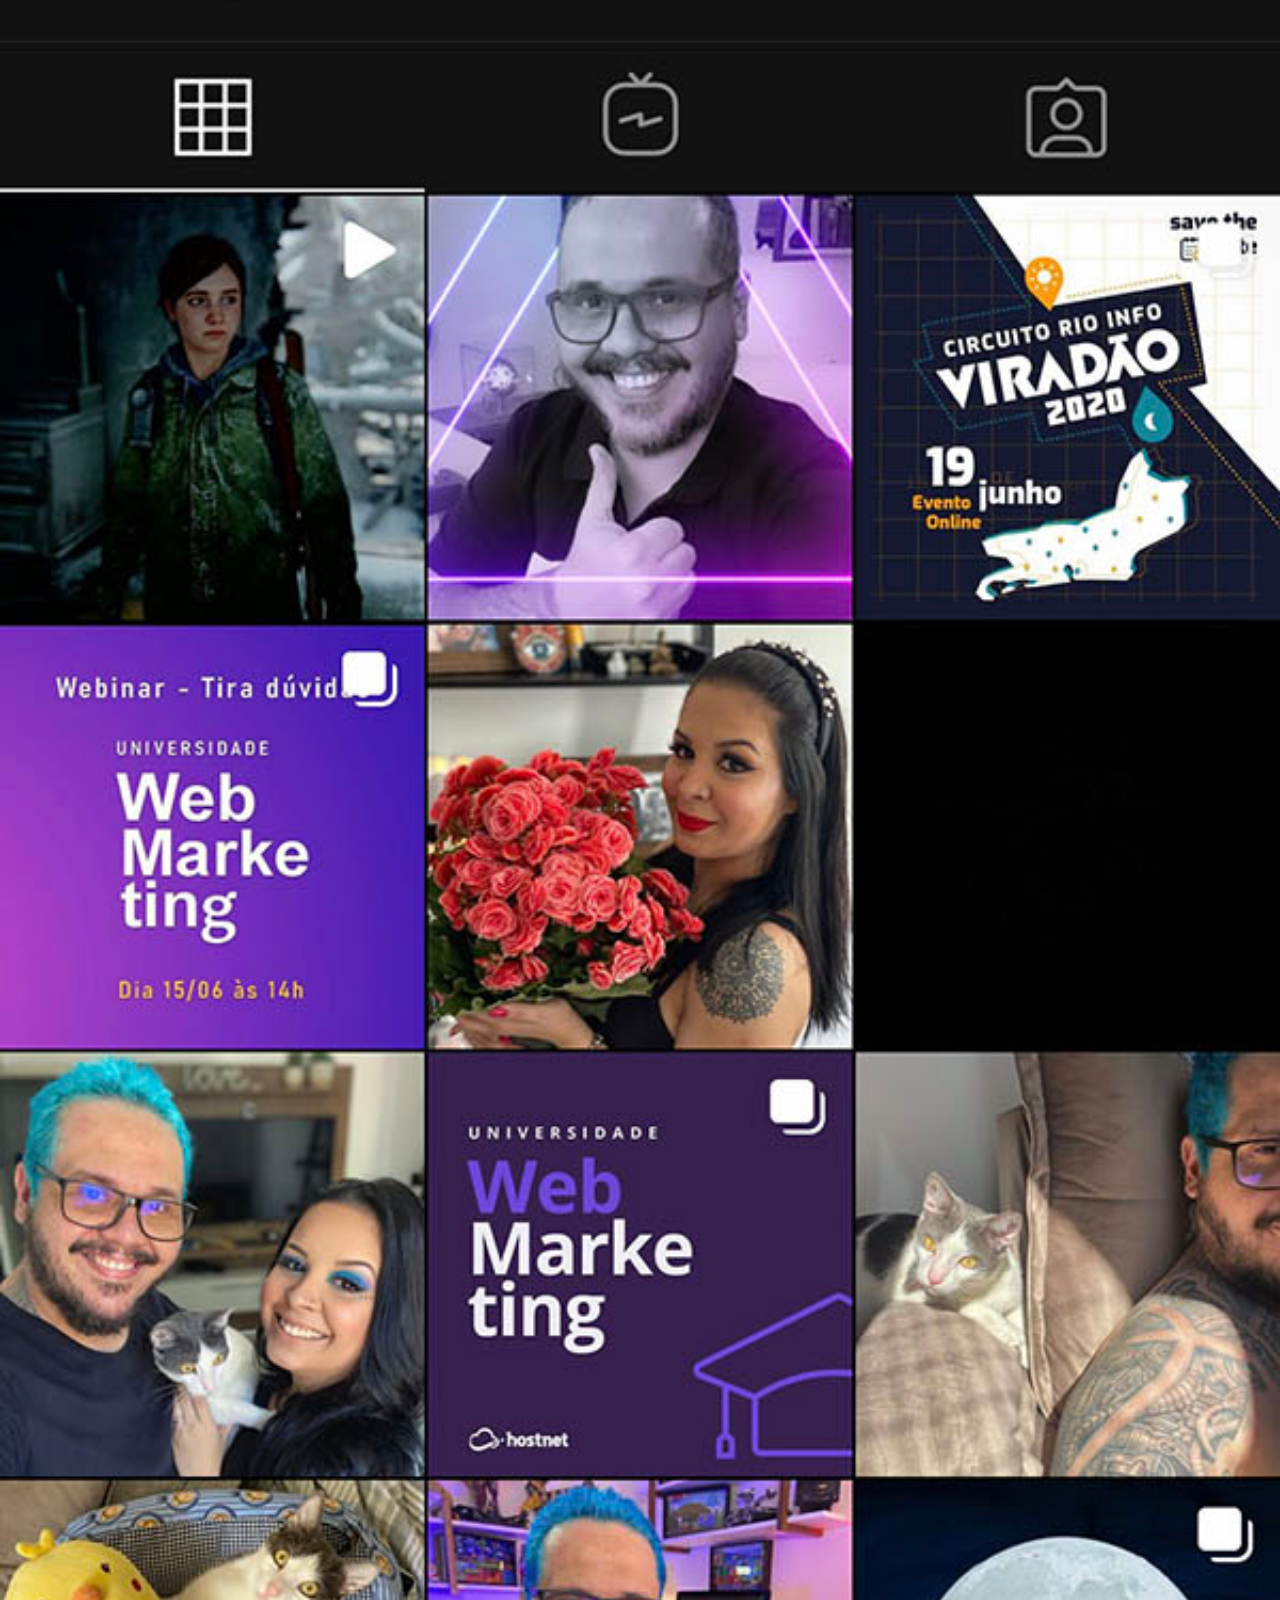
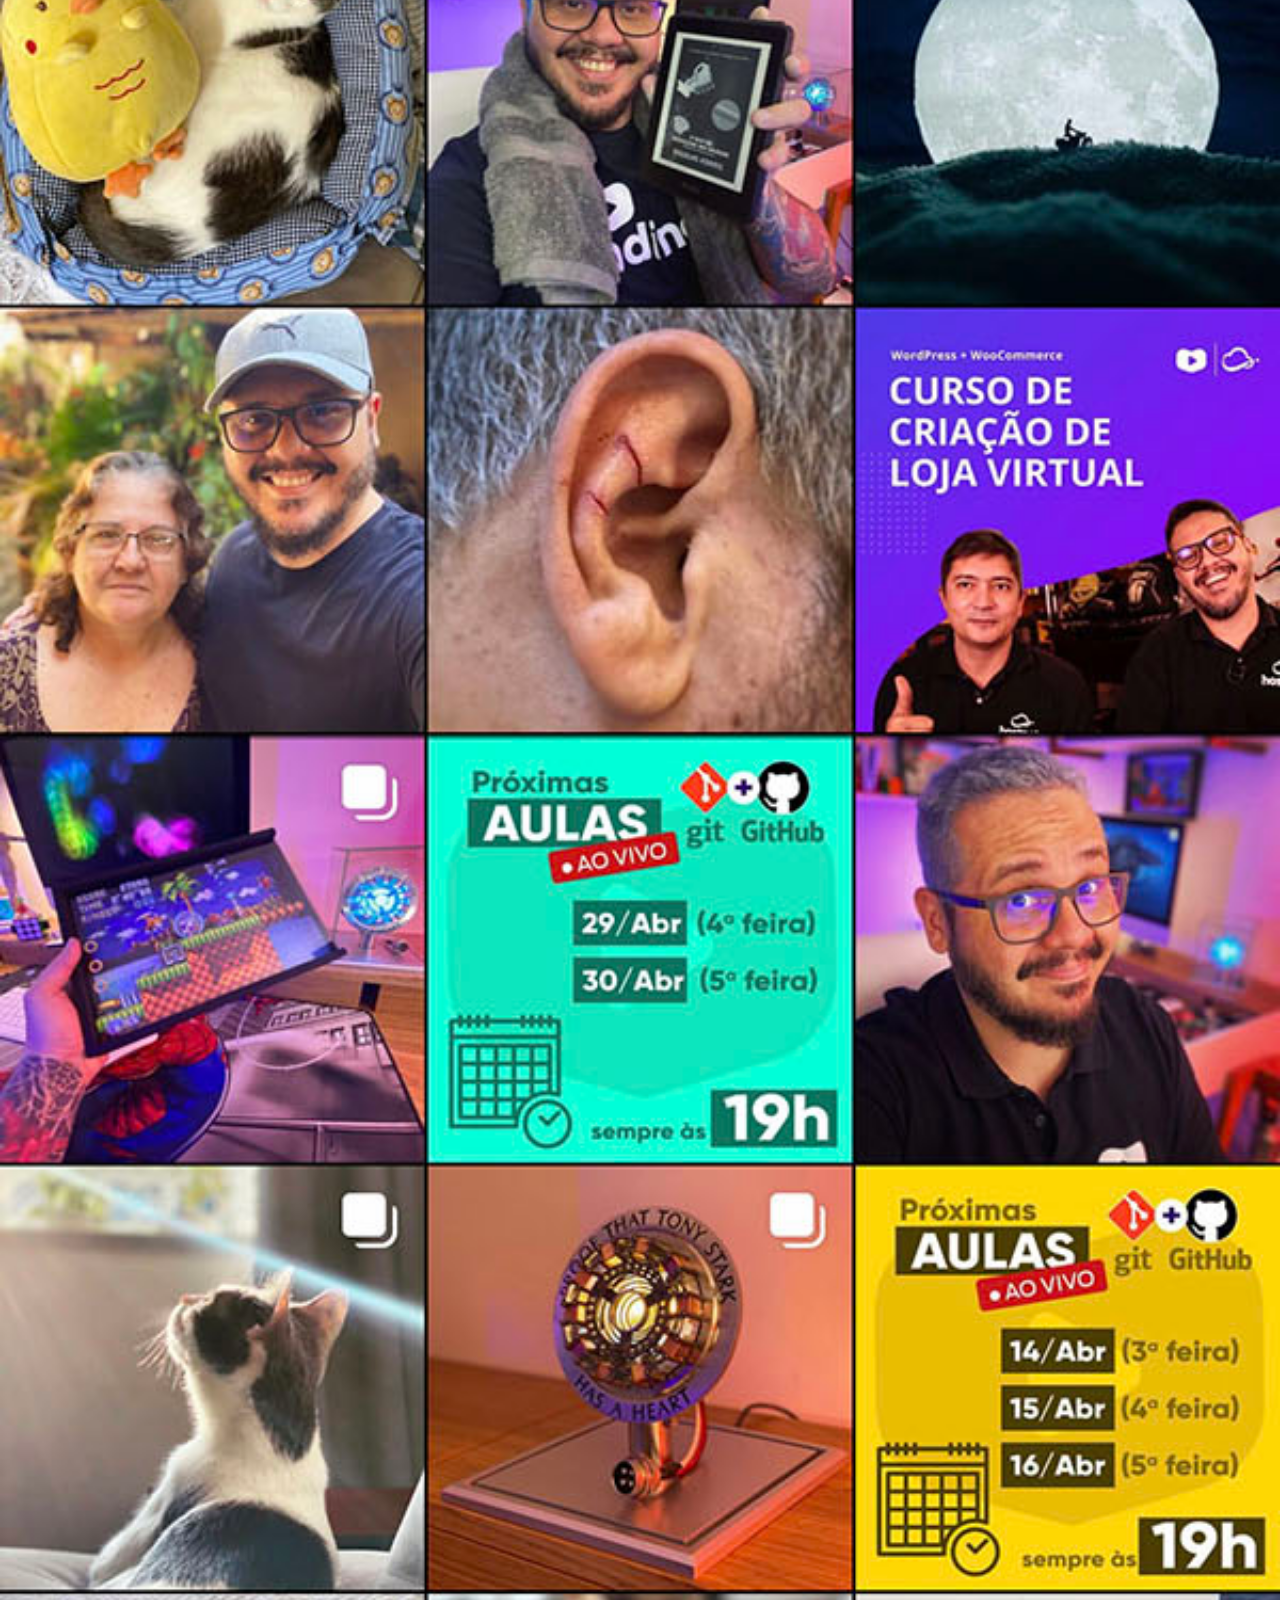
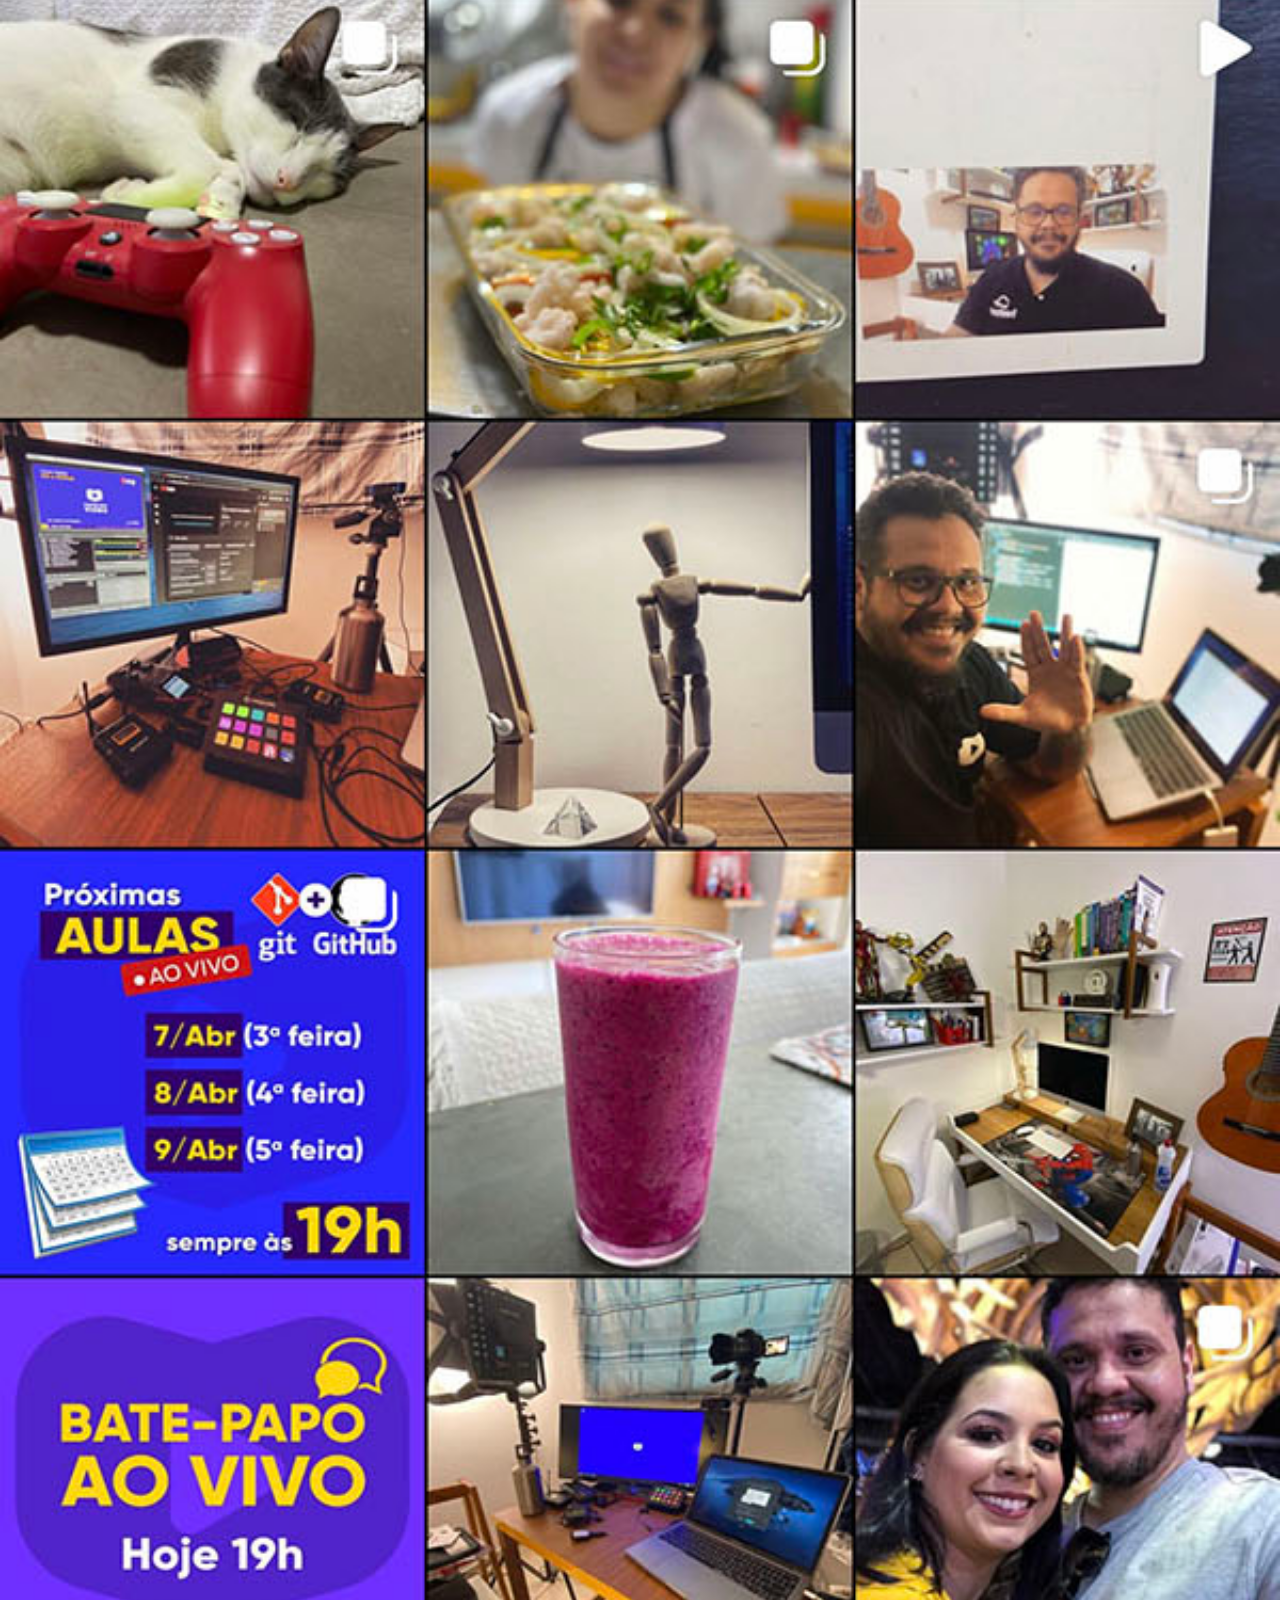
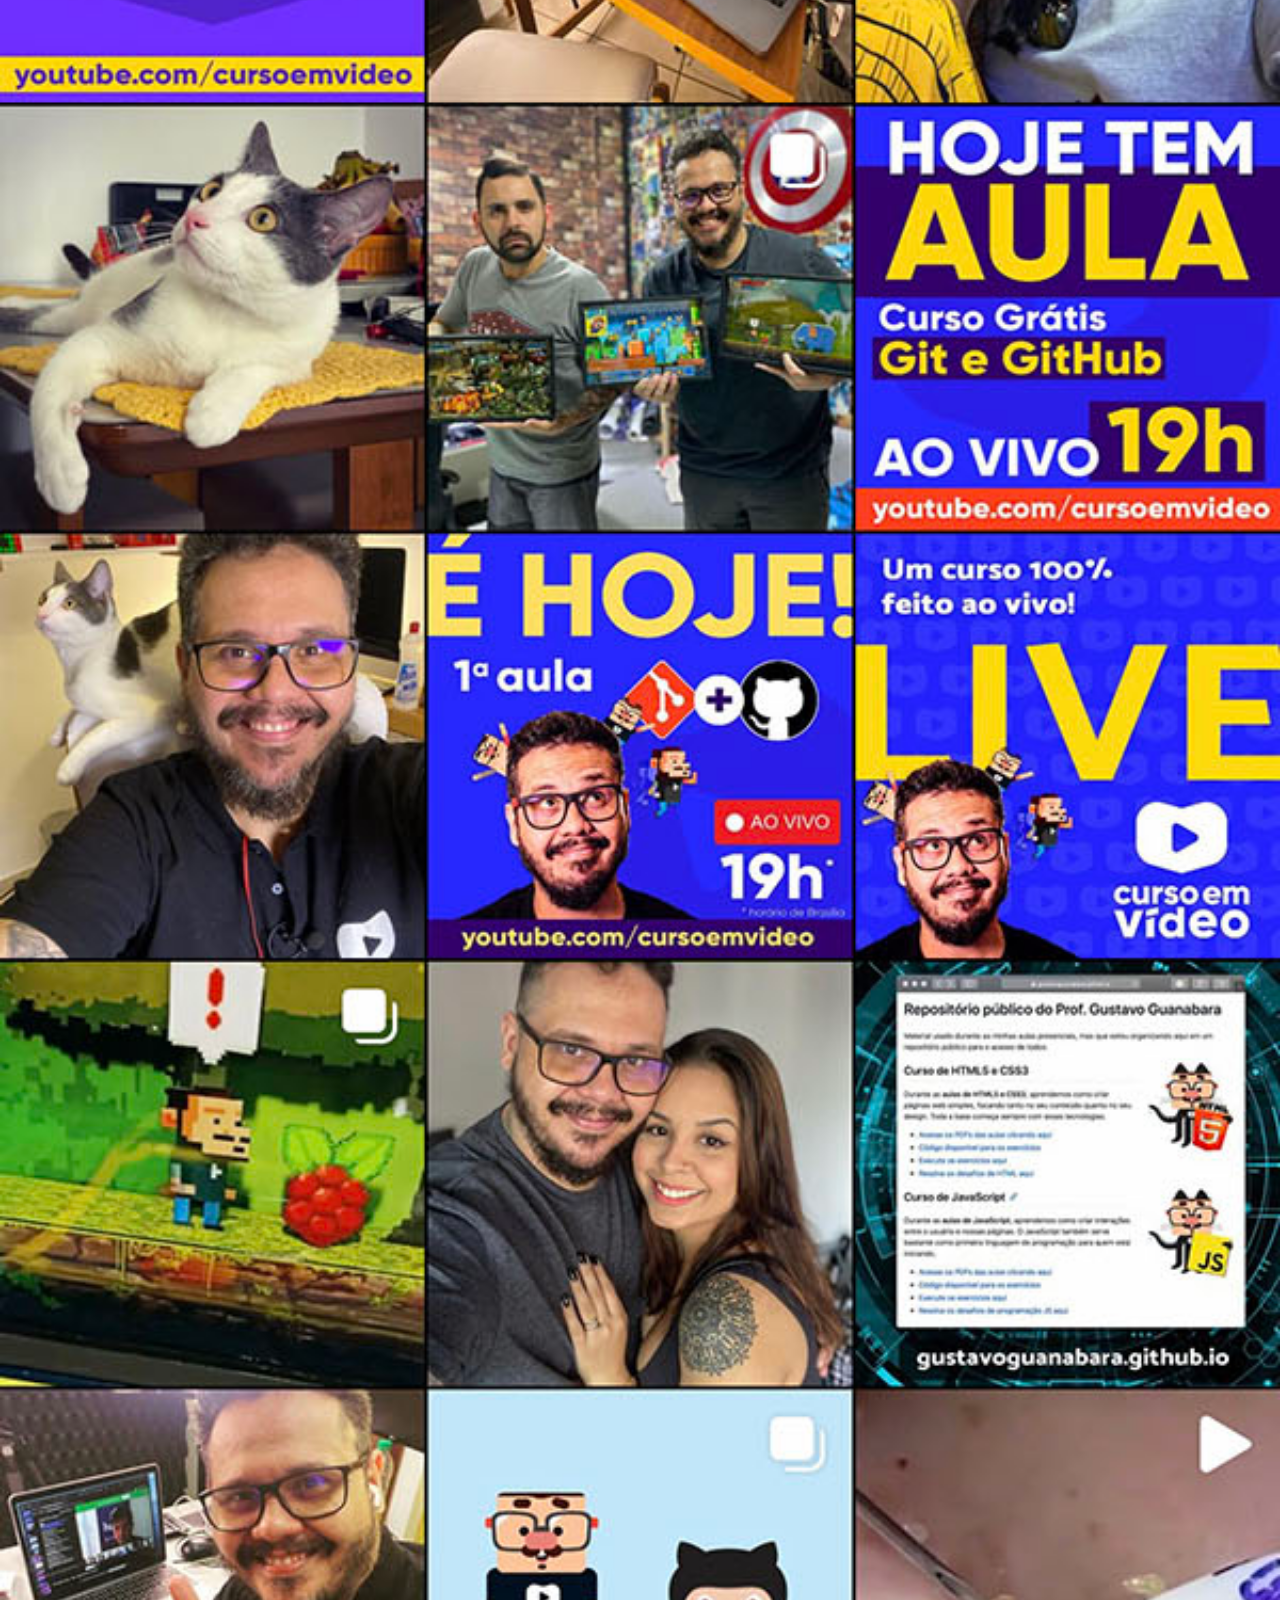
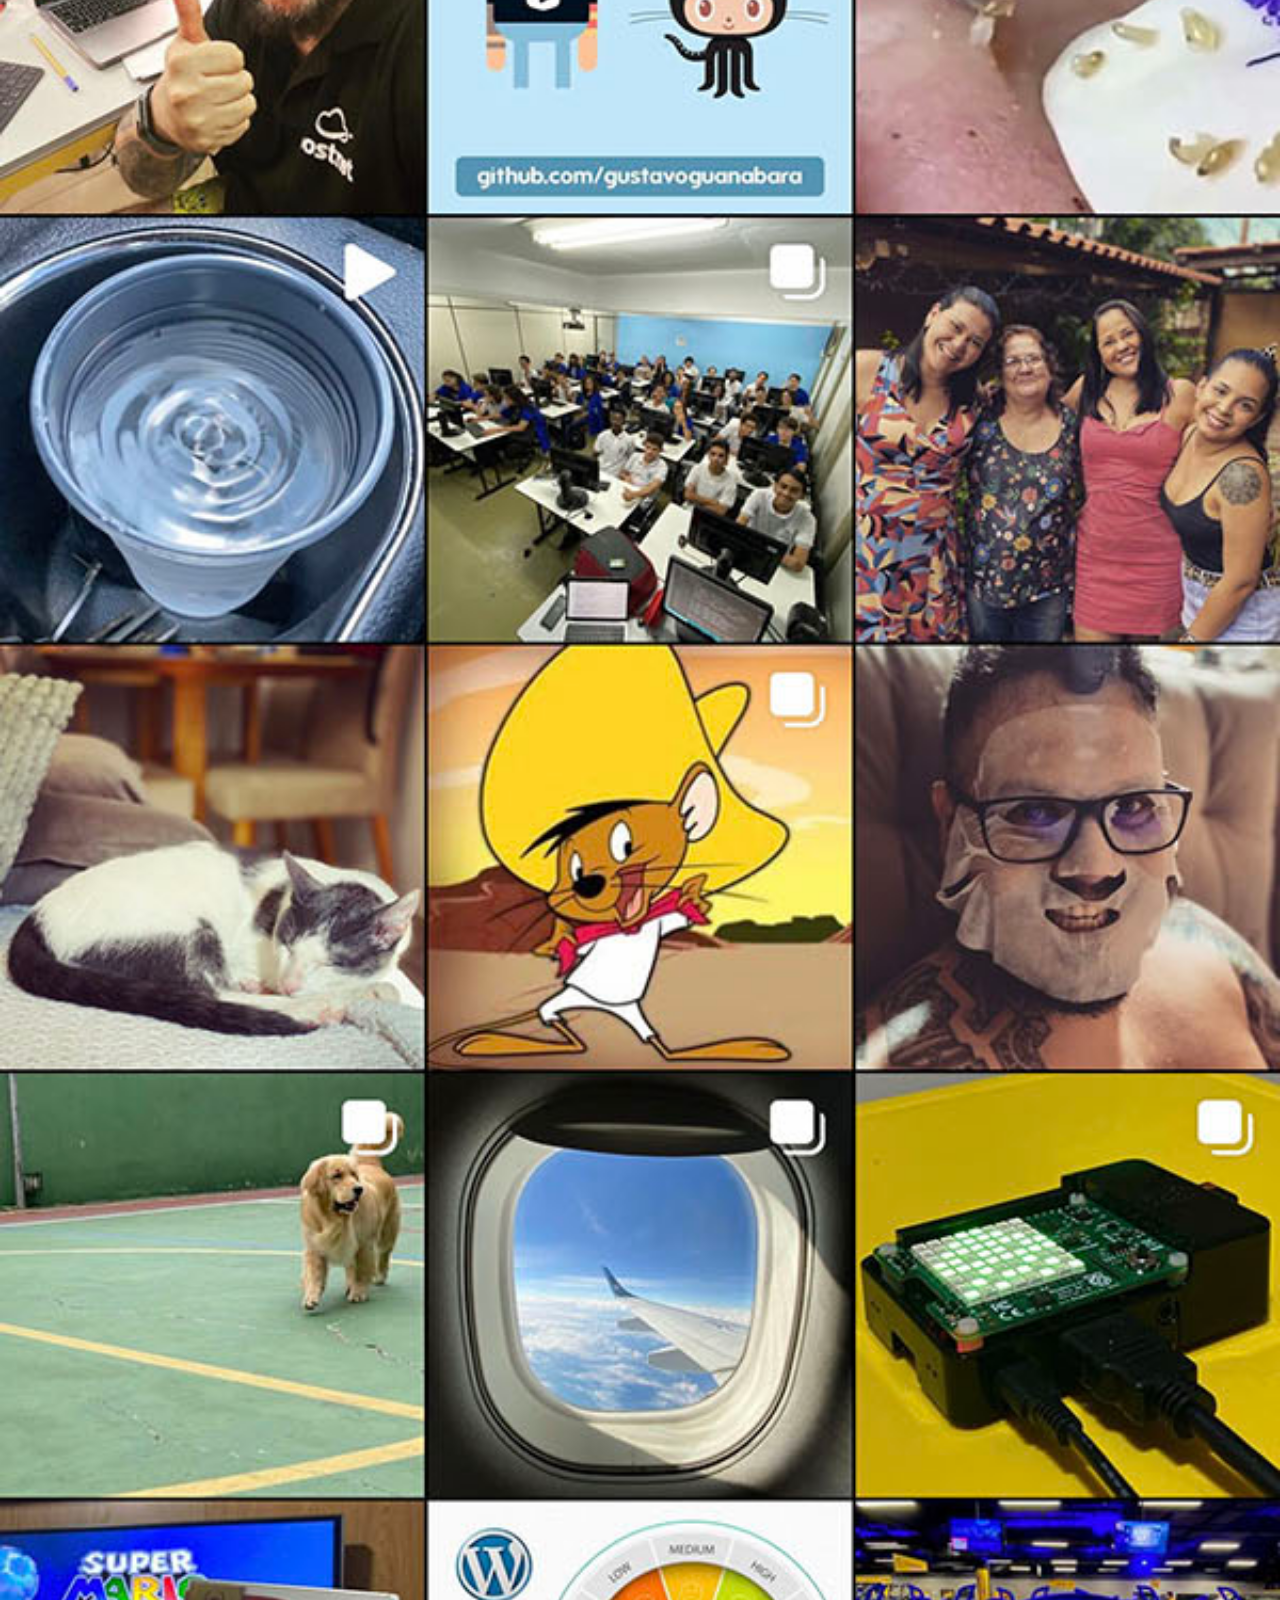
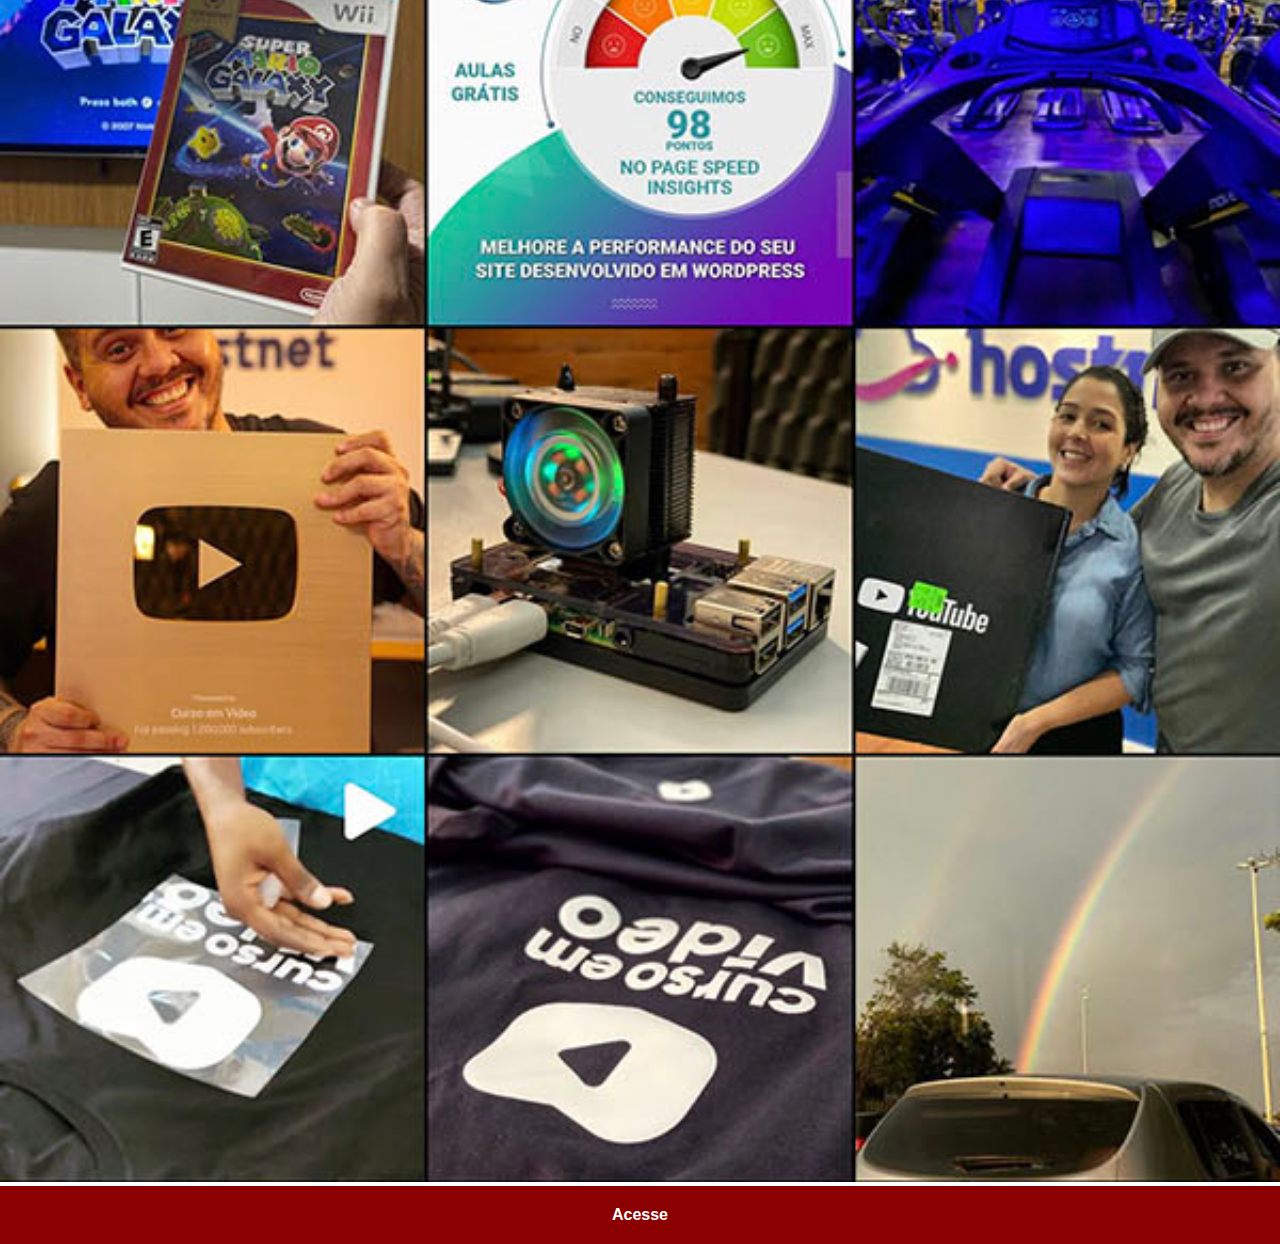
<file: instagram.html>
<!DOCTYPE html>
<html lang="pt-br">
<head>
    <meta charset="UTF-8">
    <meta name="viewport" content="width=device-width, initial-scale=1.0">
    <title>Instagram</title>
    <link rel="stylesheet" href="social.css">
</head>
<body>
    <img src="imagens/tela-instagram.jpg" alt="Instagram">
    <a href="https://www.instagram.com/gustavoguanabara/" target="_blank">Acesse</a>
</body>
</html>
</file>
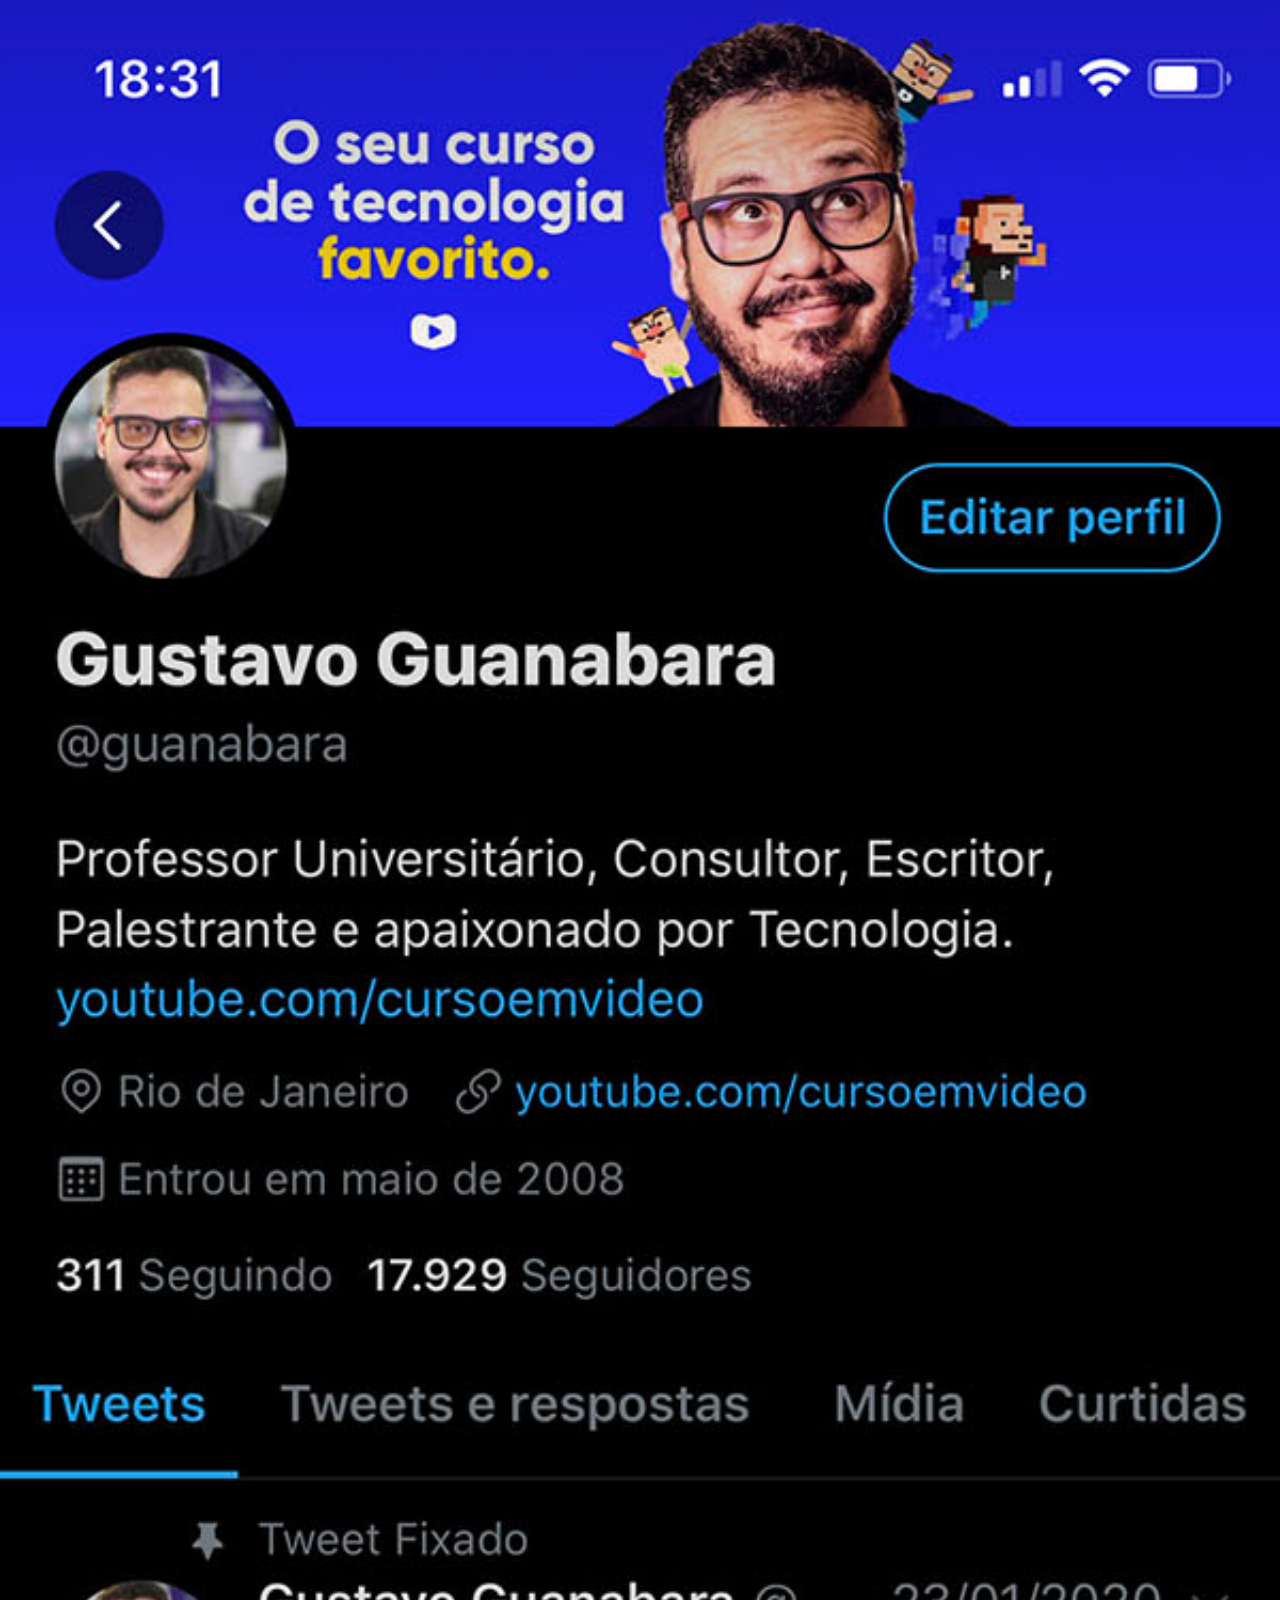
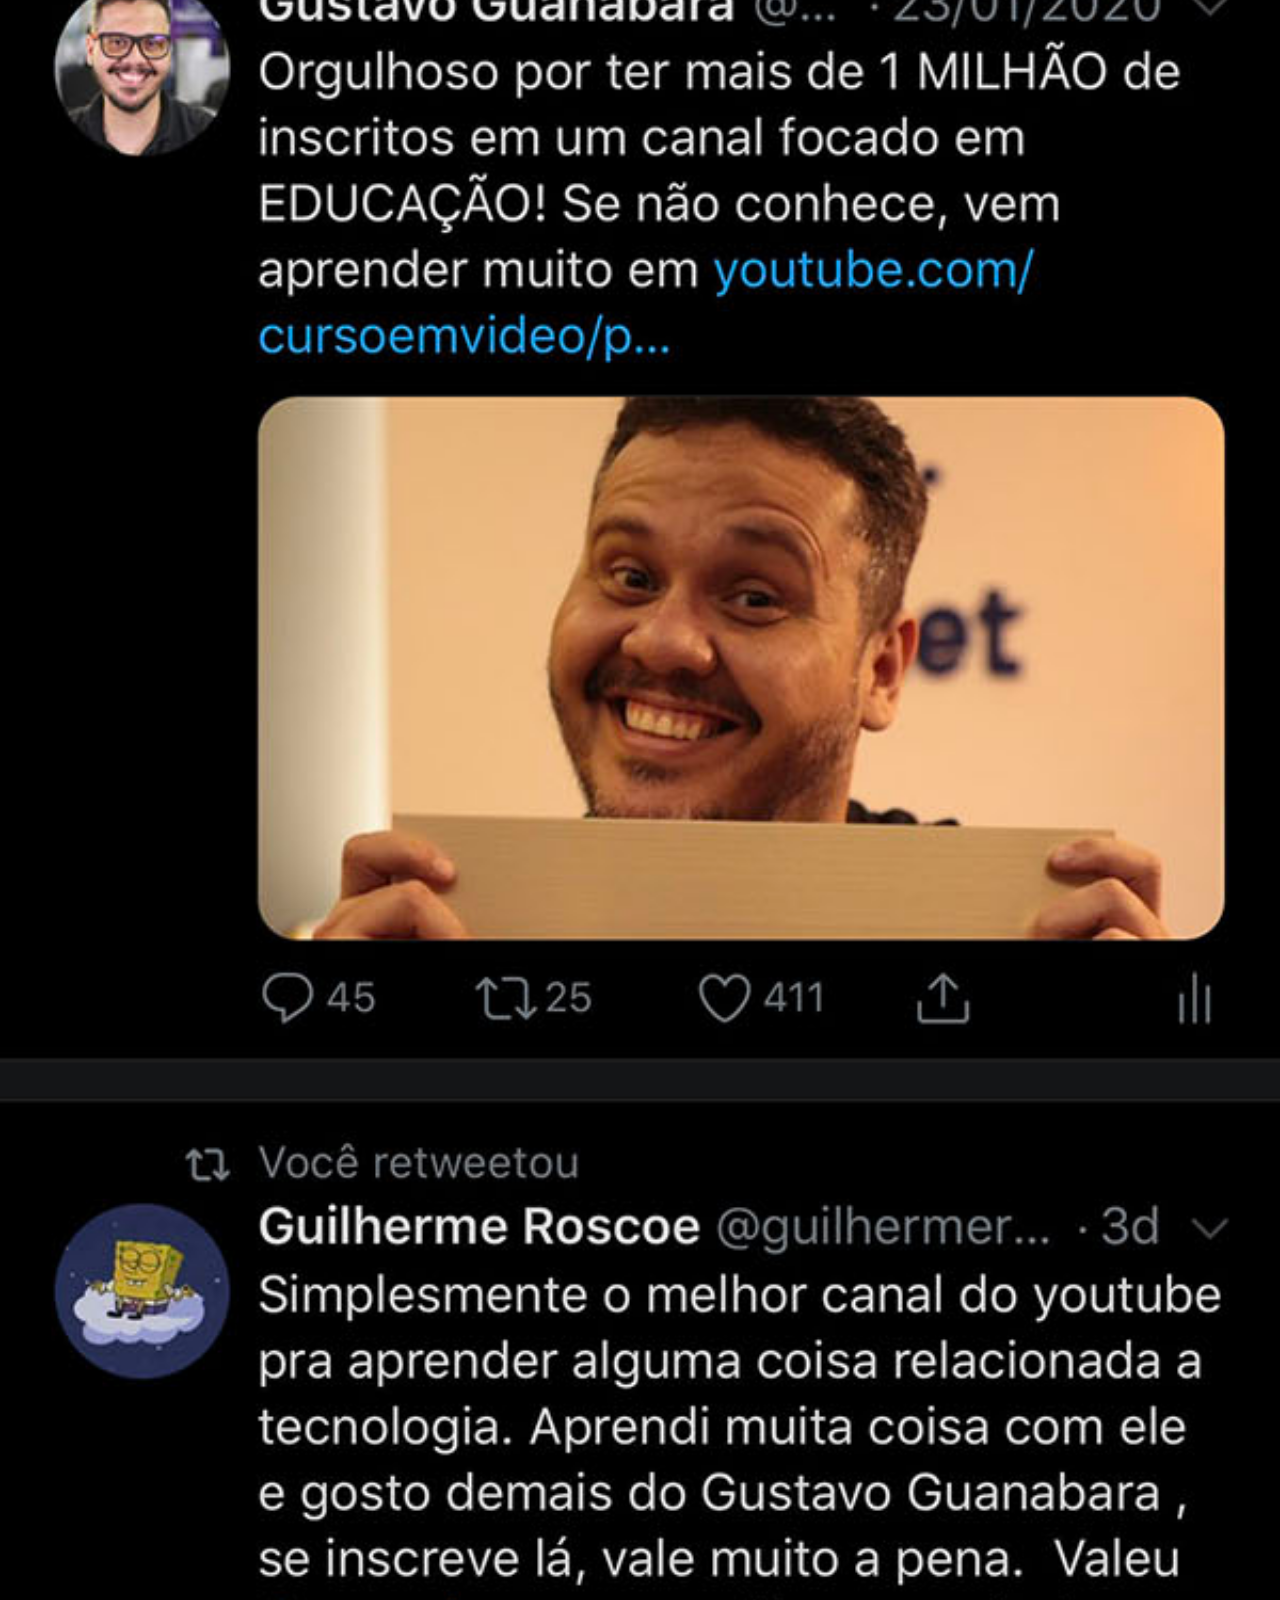
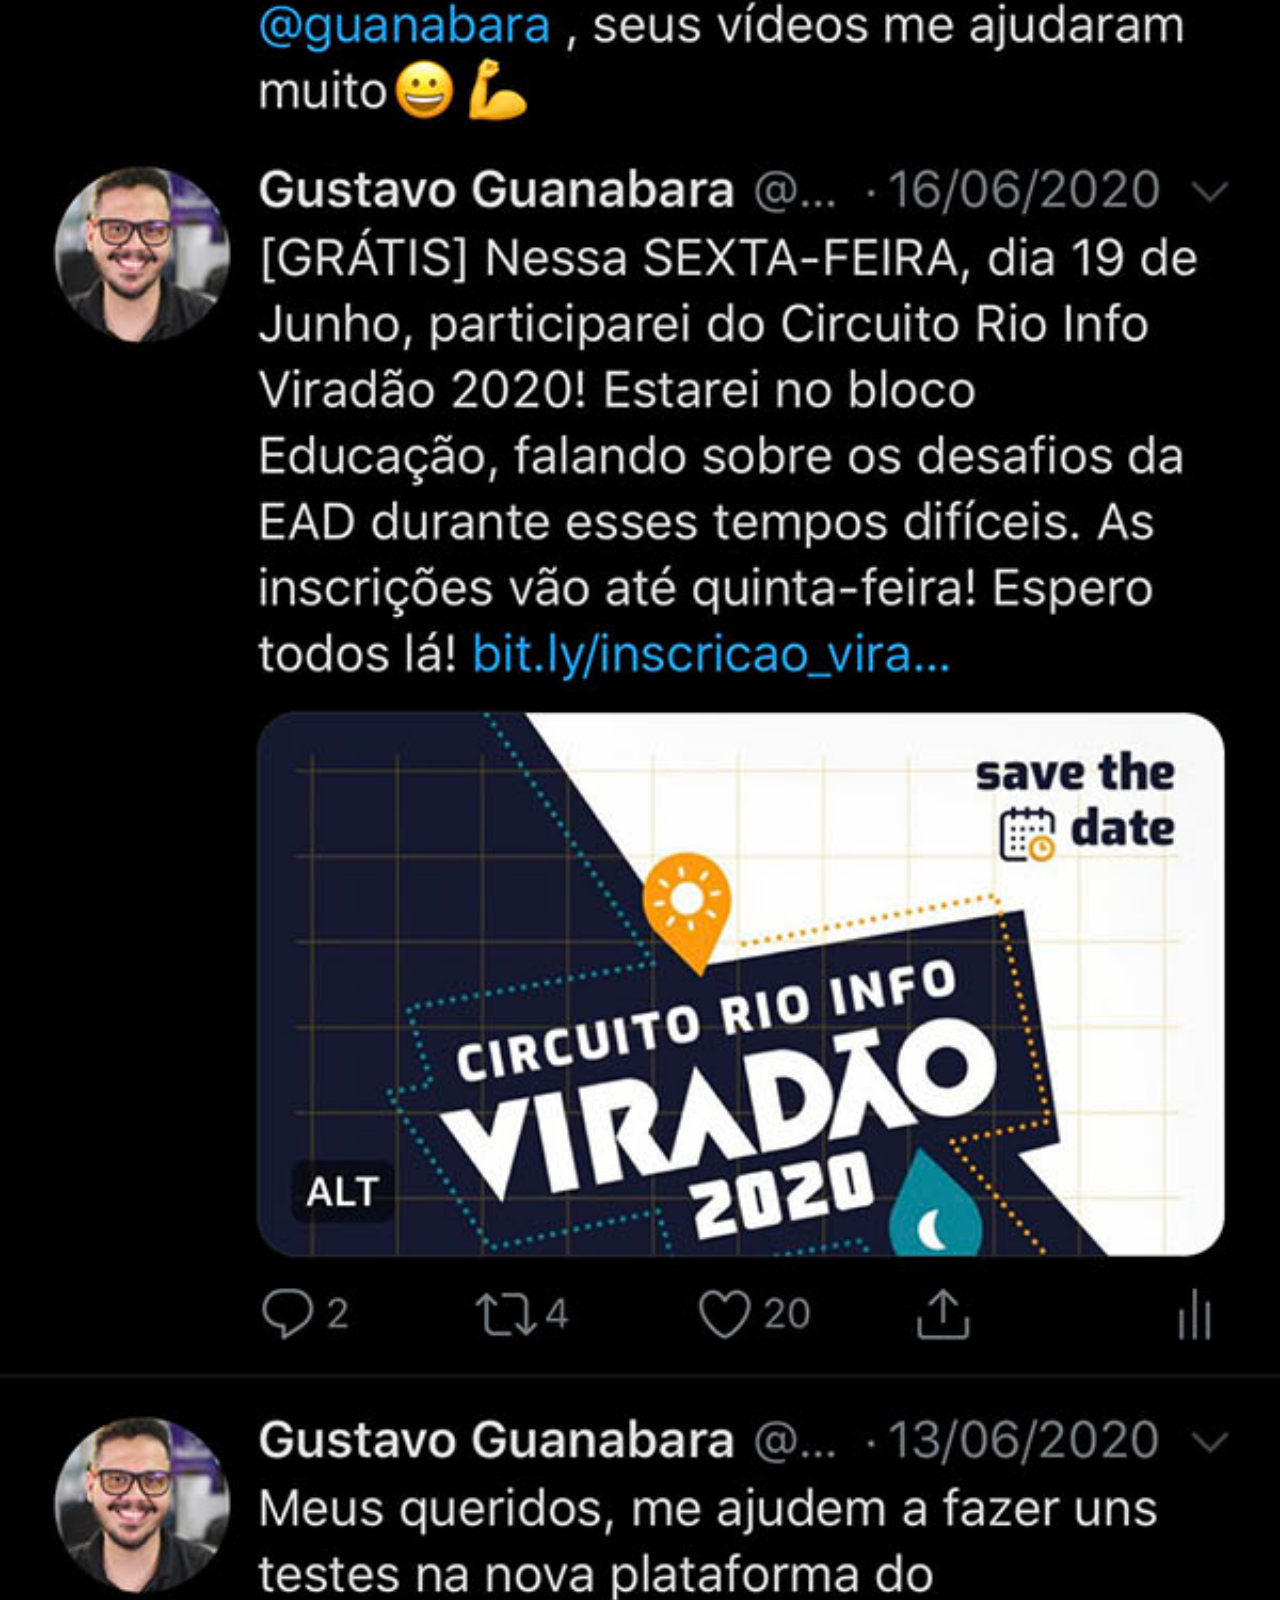
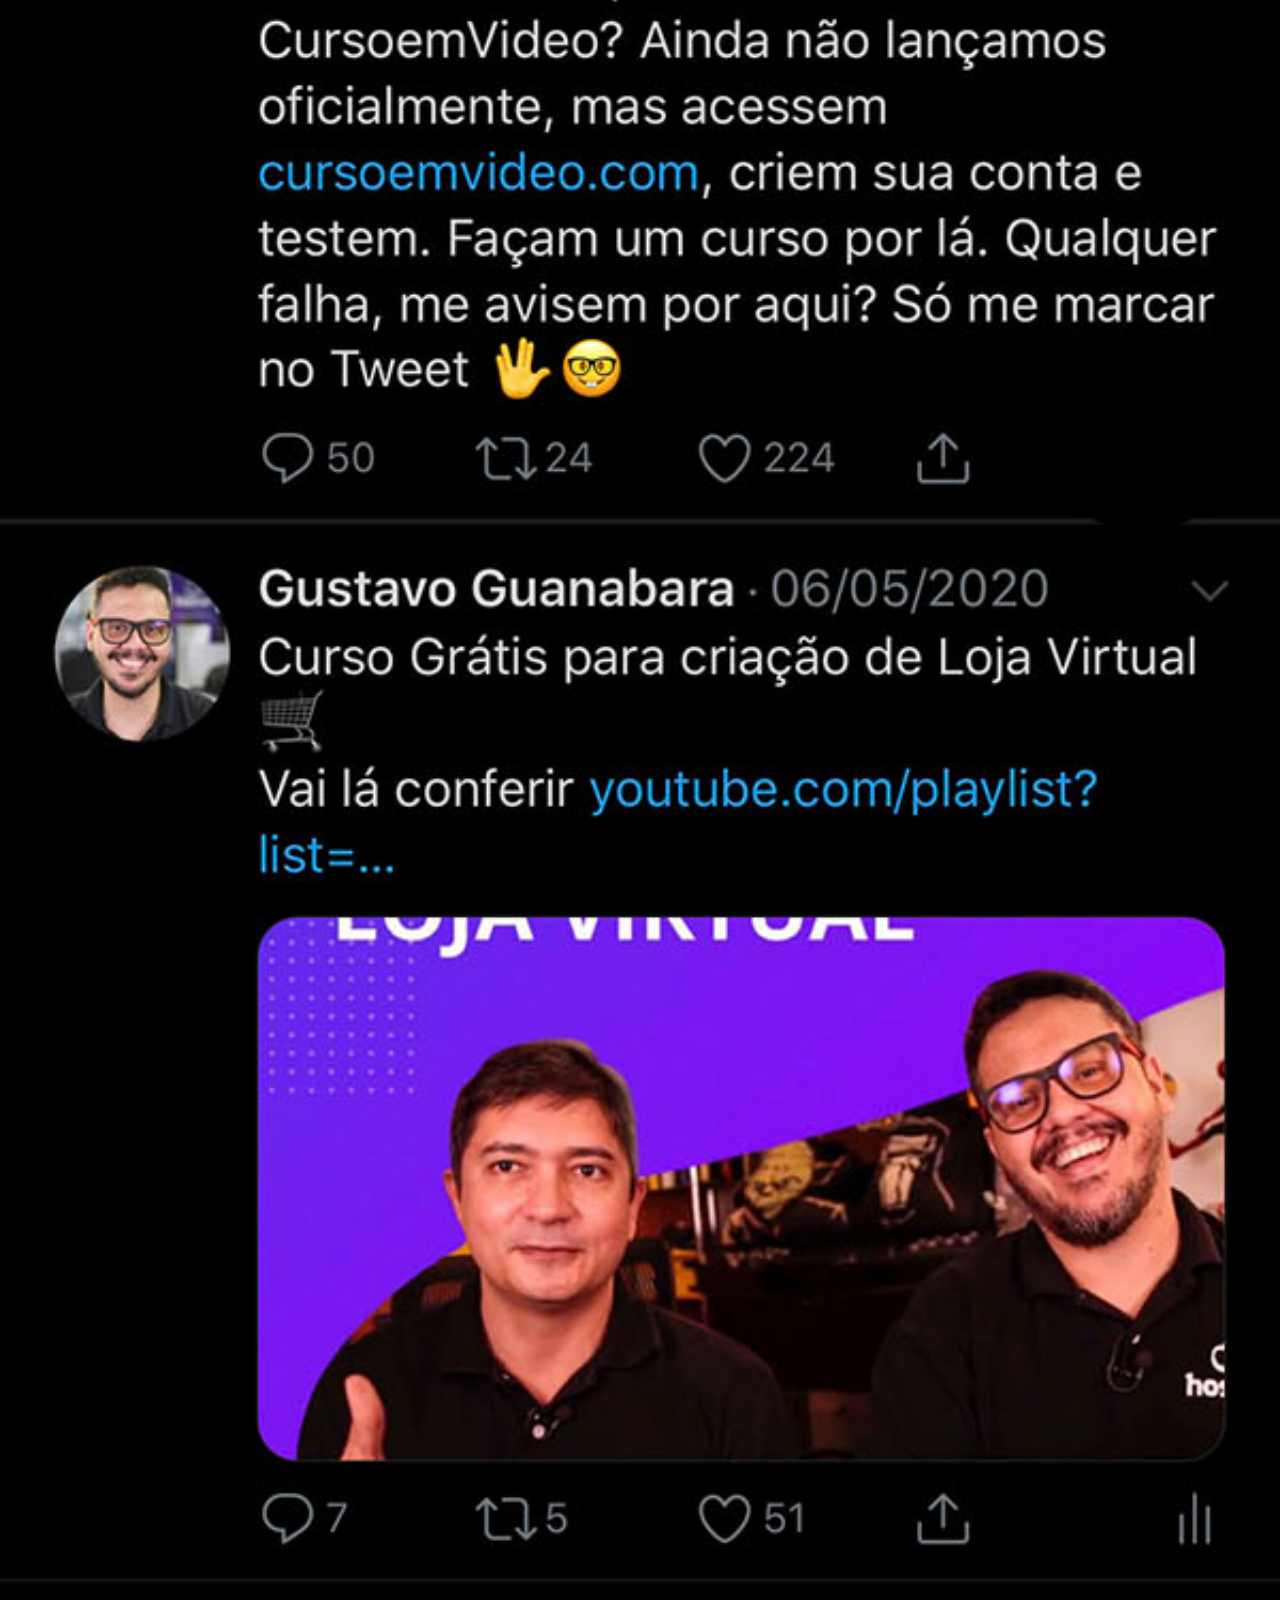
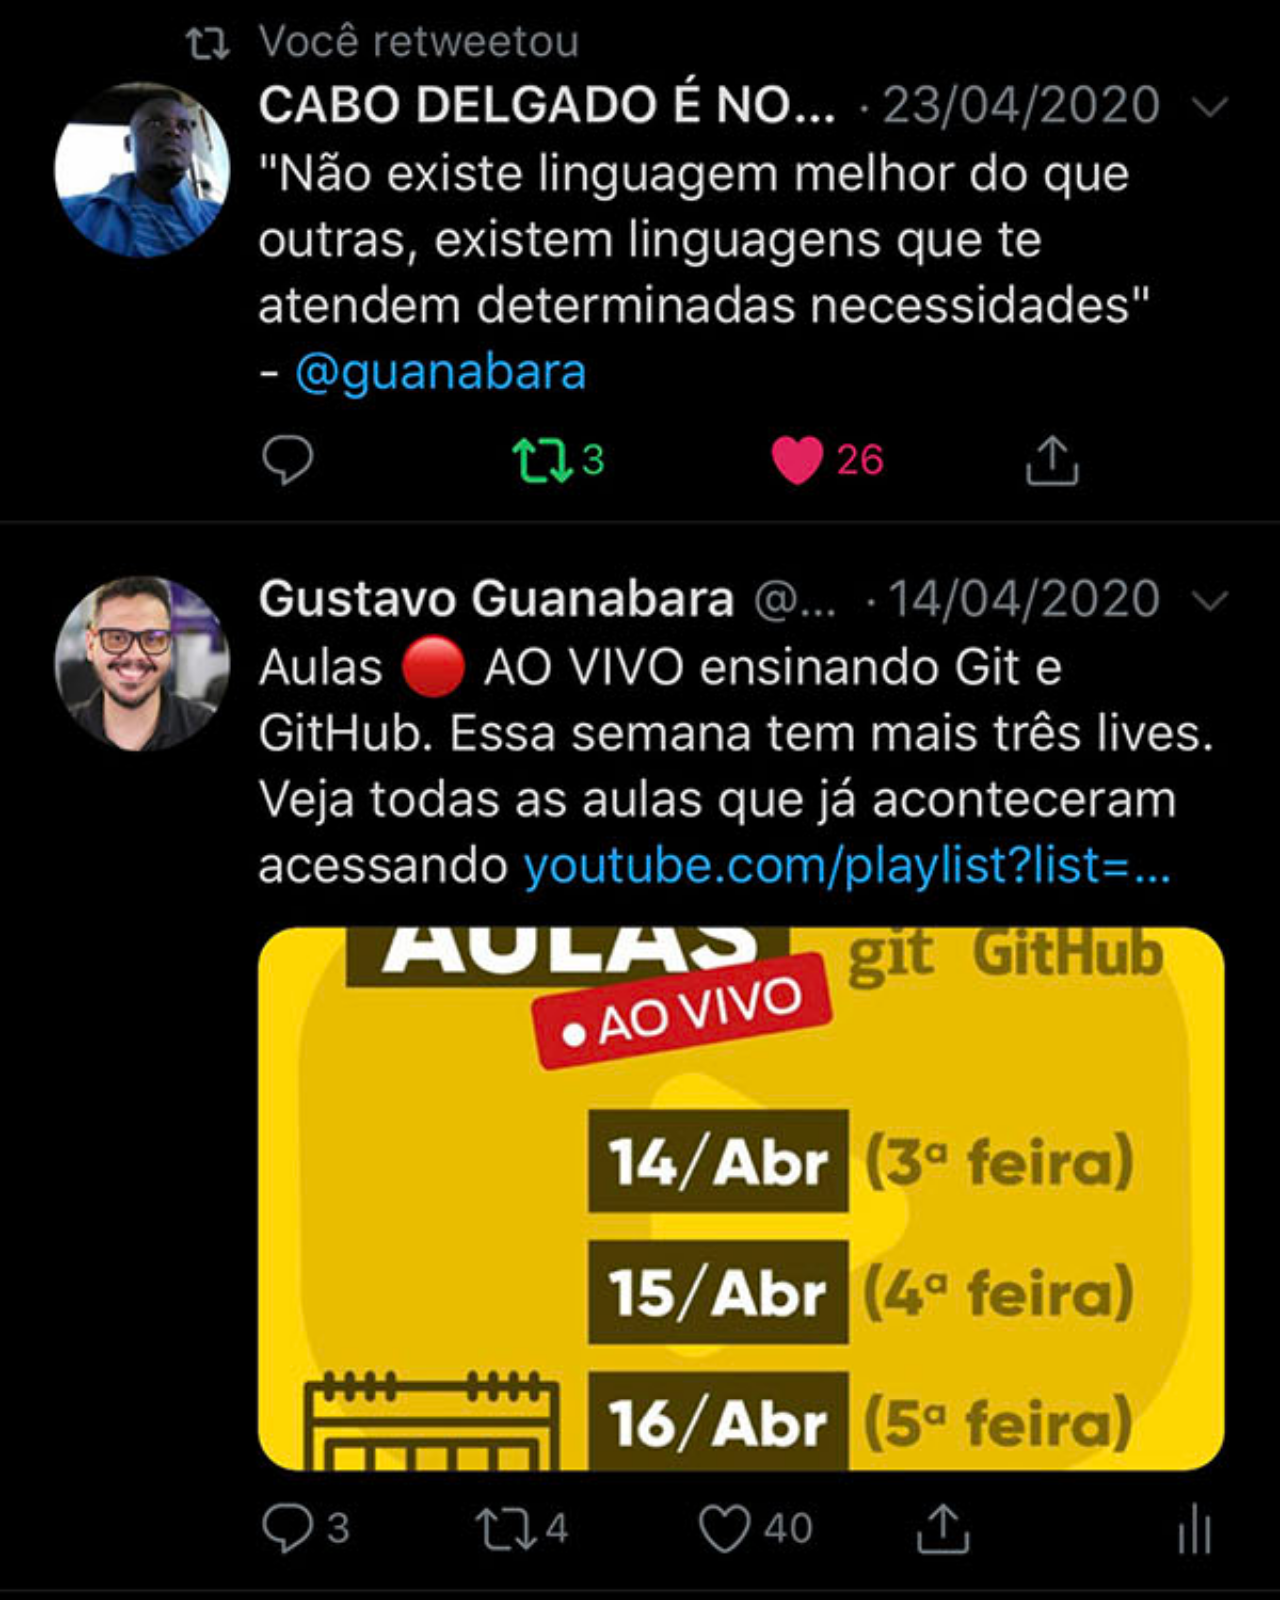
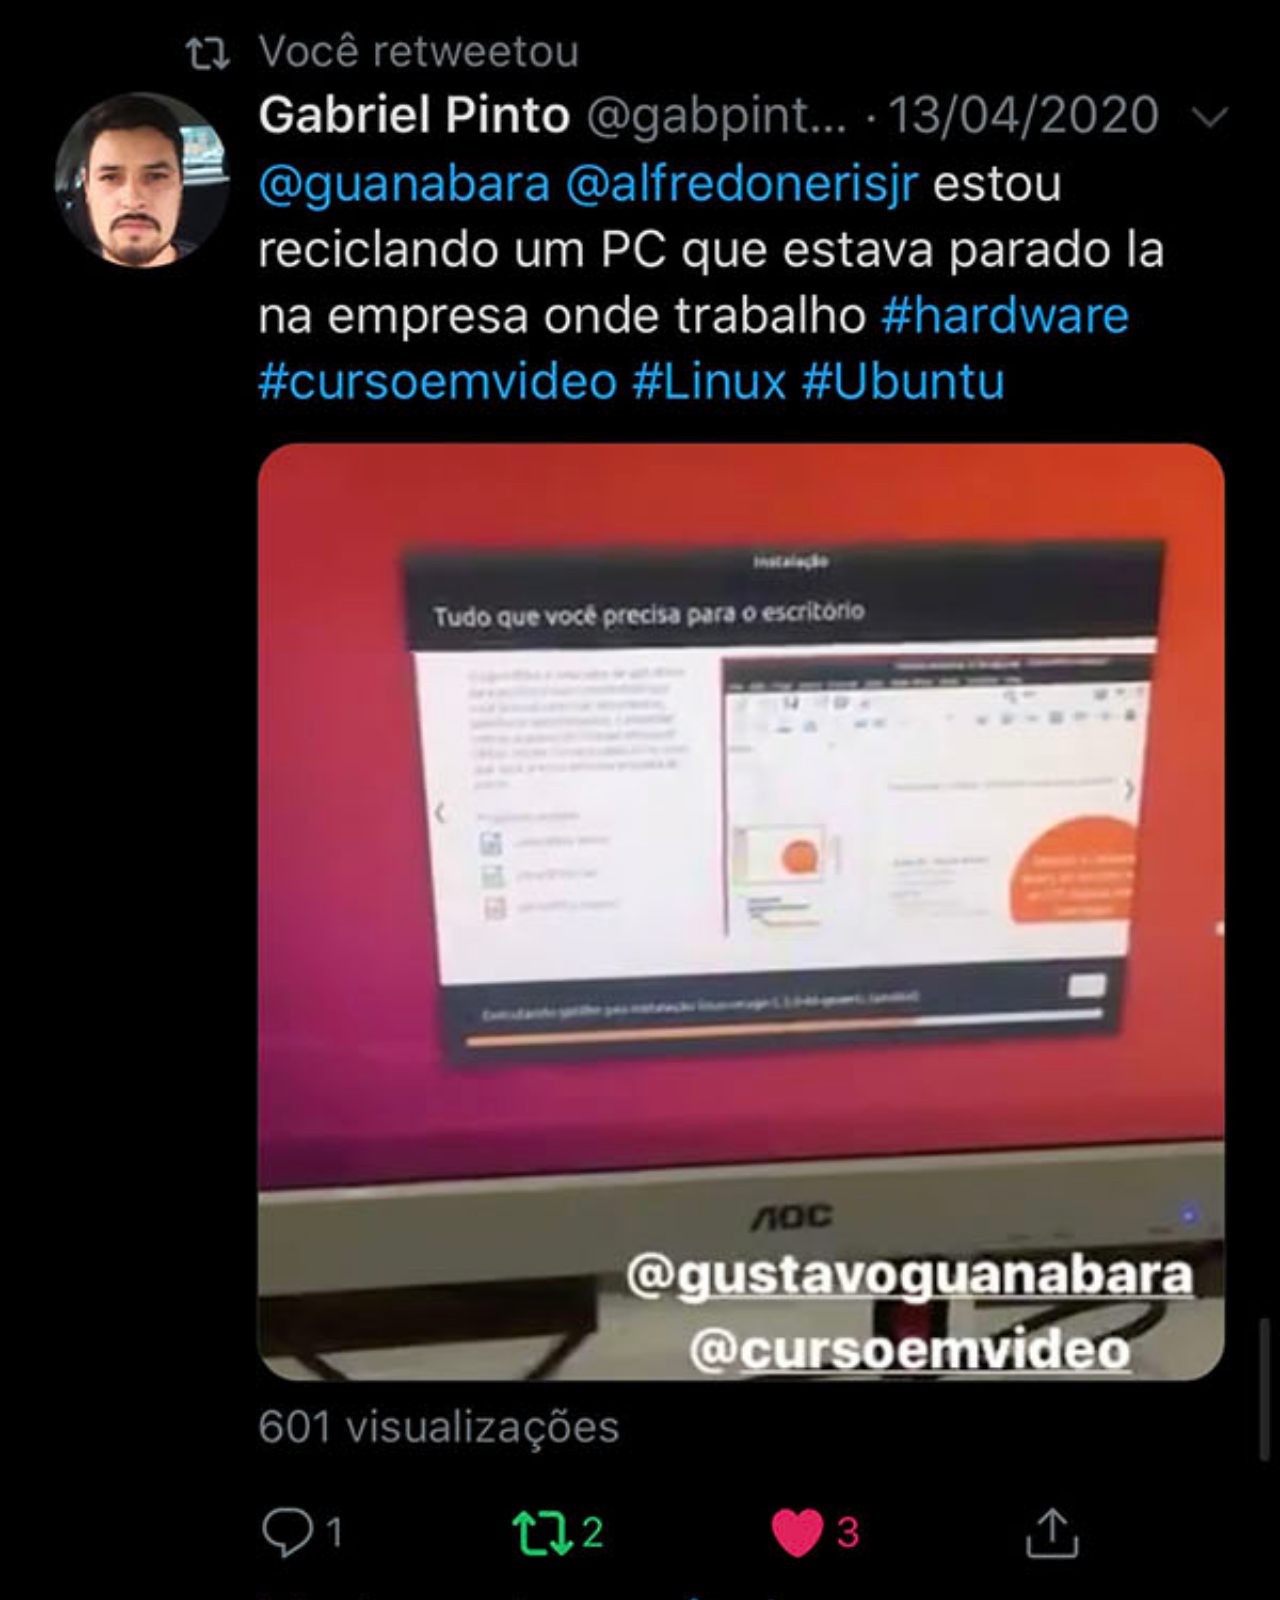
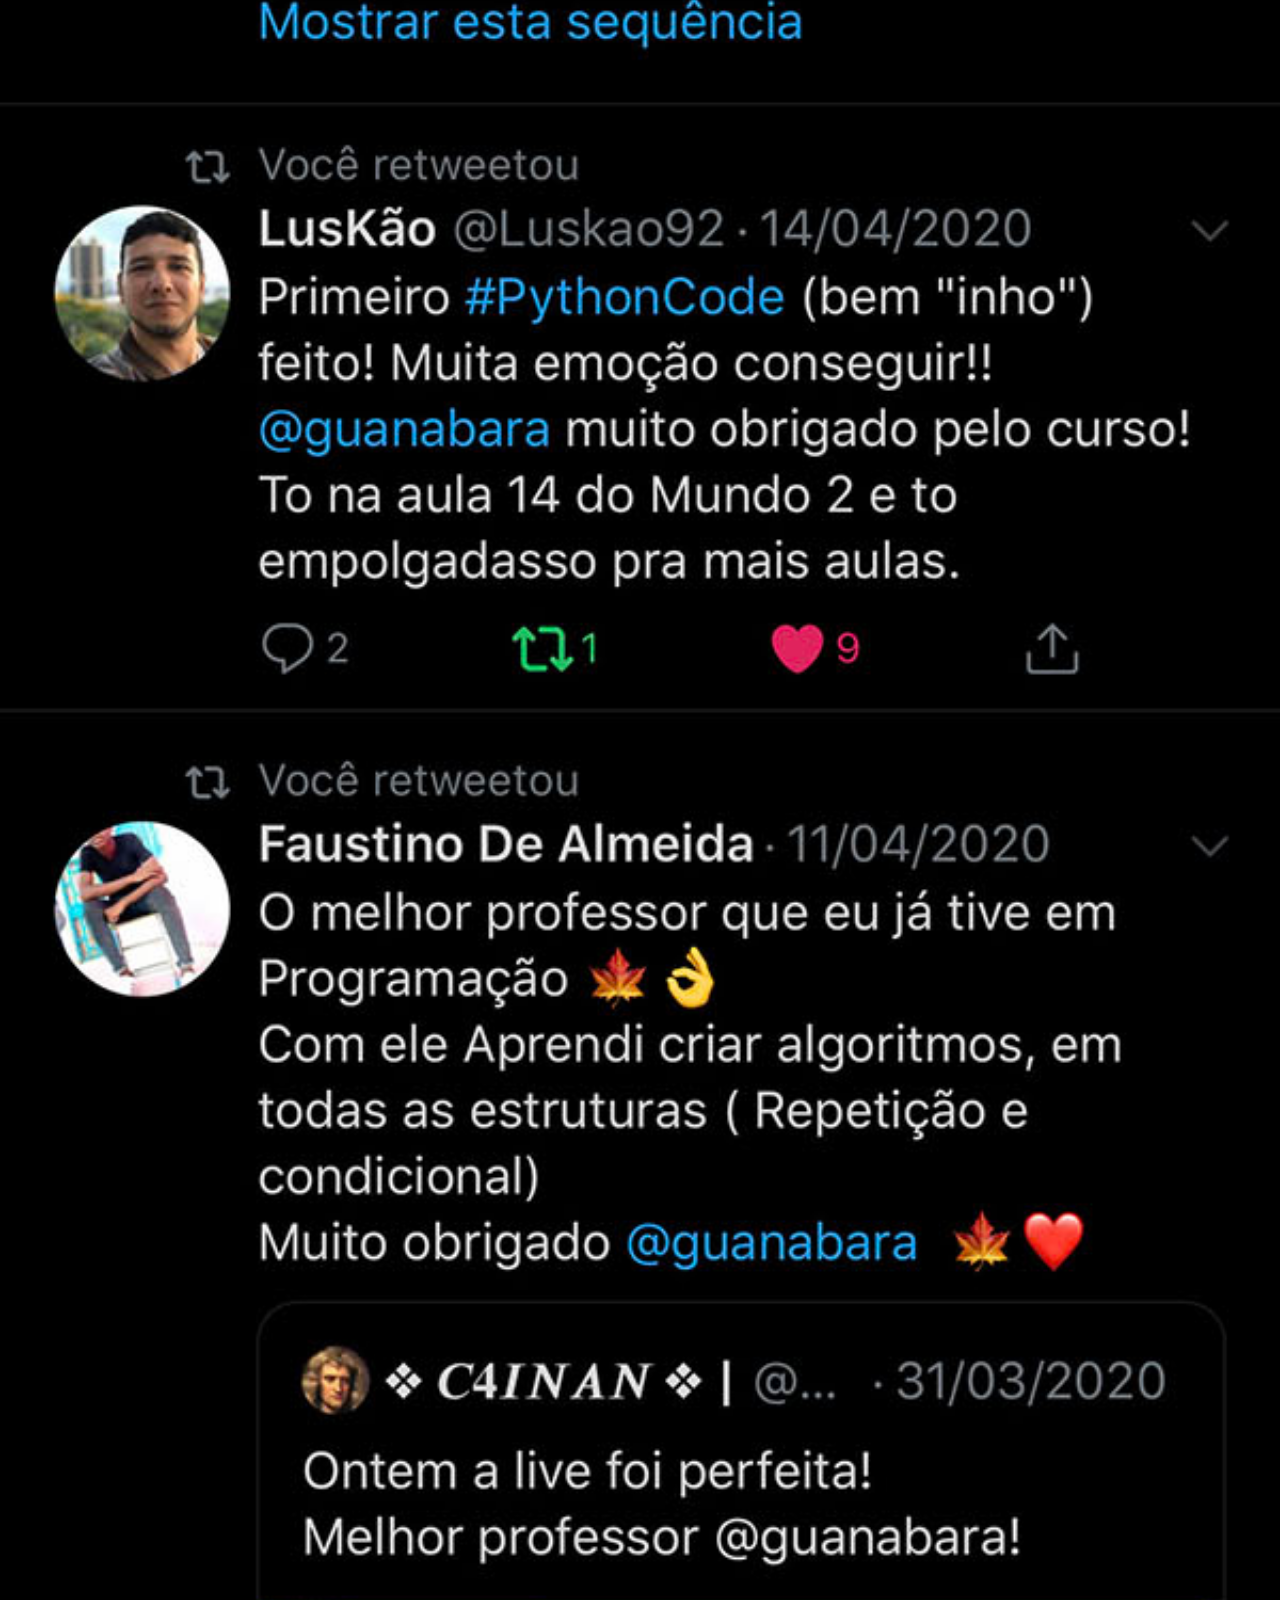
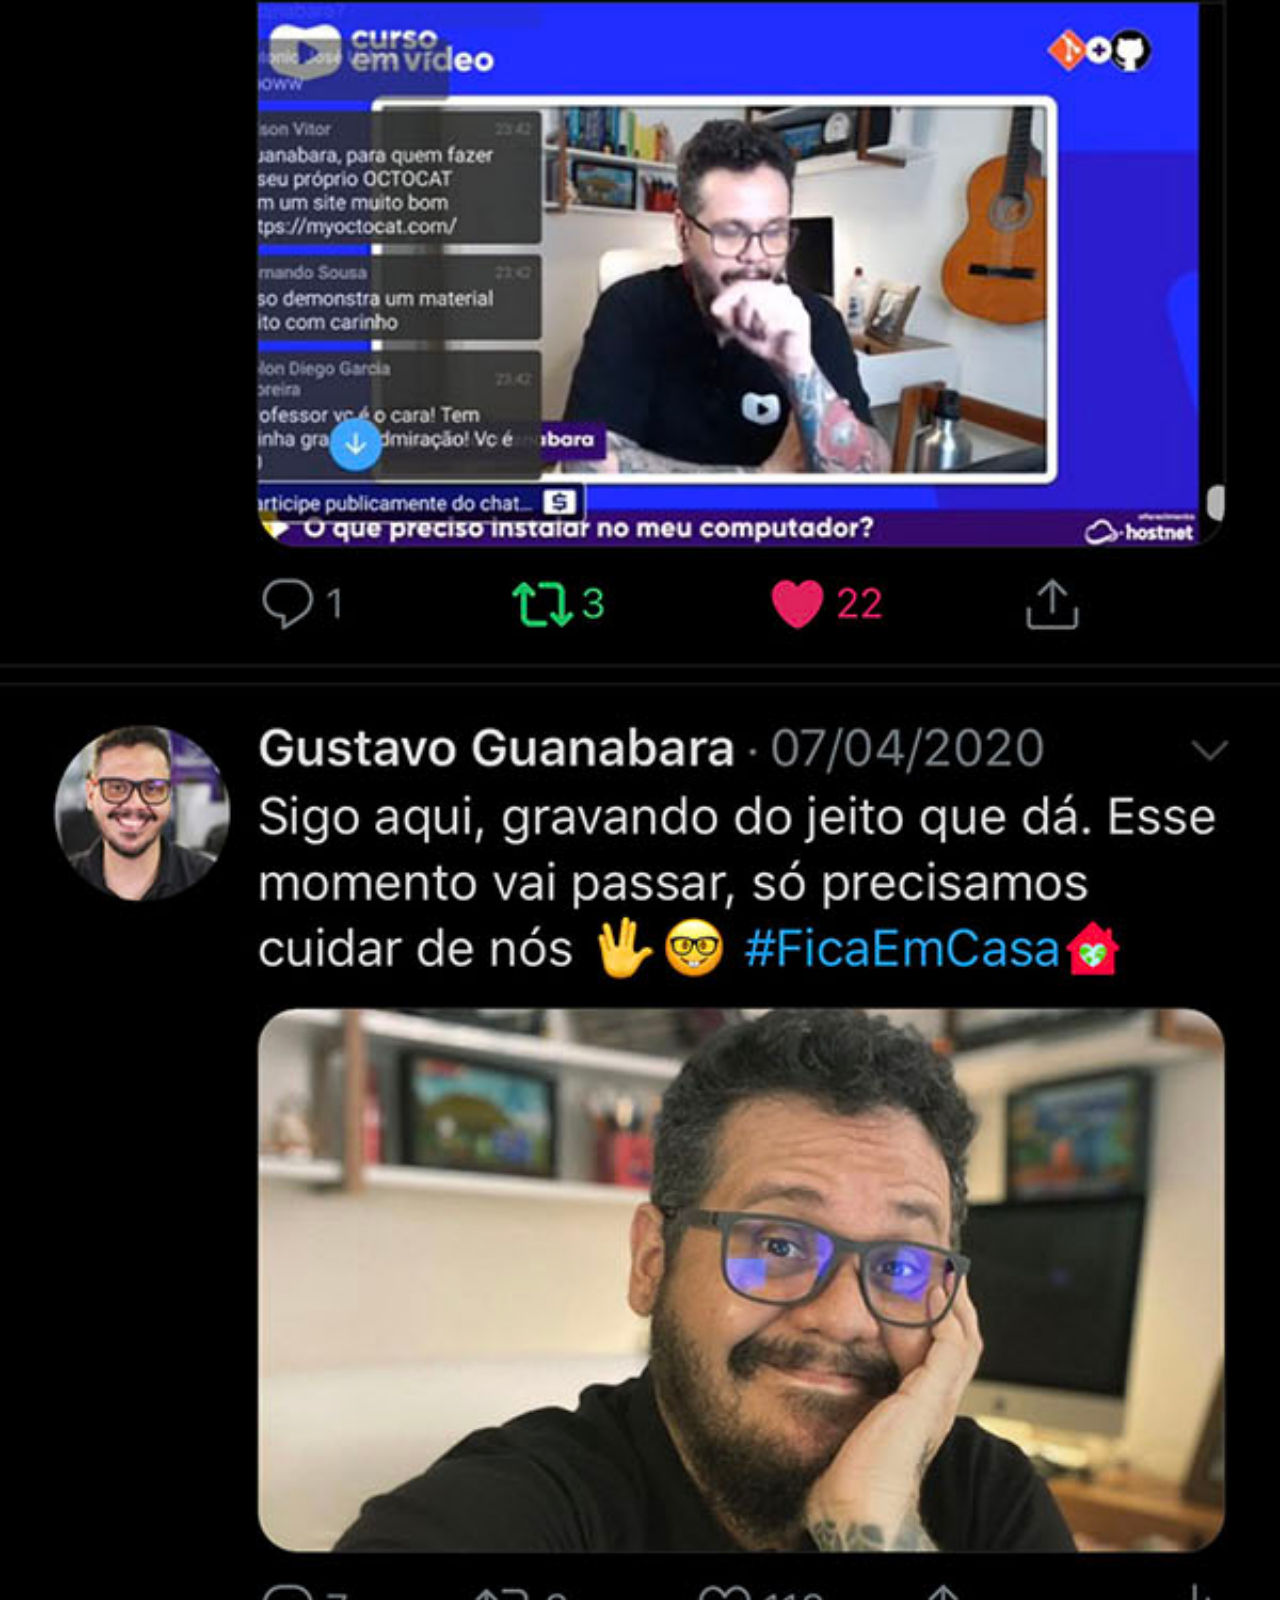
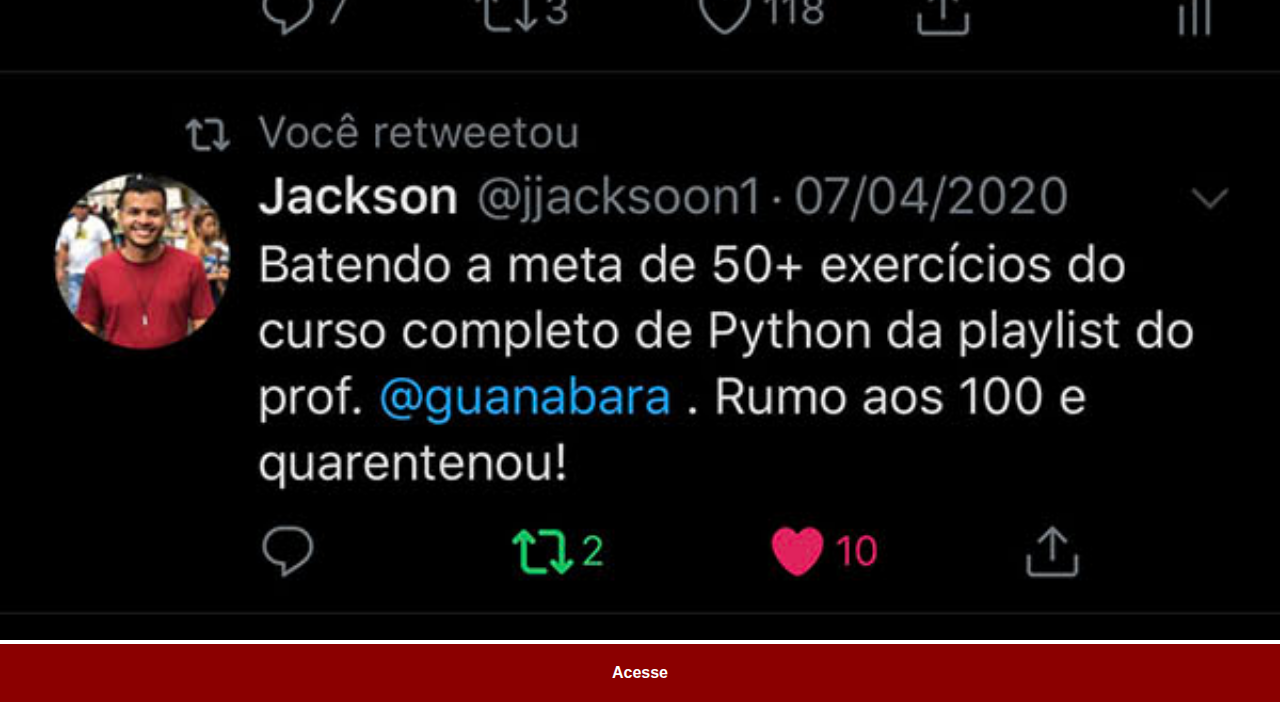
<file: twiter.html>
<!DOCTYPE html>
<html lang="pt-br">
<head>
    <meta charset="UTF-8">
    <meta name="viewport" content="width=device-width, initial-scale=1.0">
    <title>Twiter</title>
    <link rel="stylesheet" href="social.css">
</head>
<body>
    <img src="imagens/tela-twitter.jpg" alt="Instagram">
    <a href="https://www.twiter.com/gustavoguanabara/" target="_blank">Acesse</a>
</body>
</html>
</file>
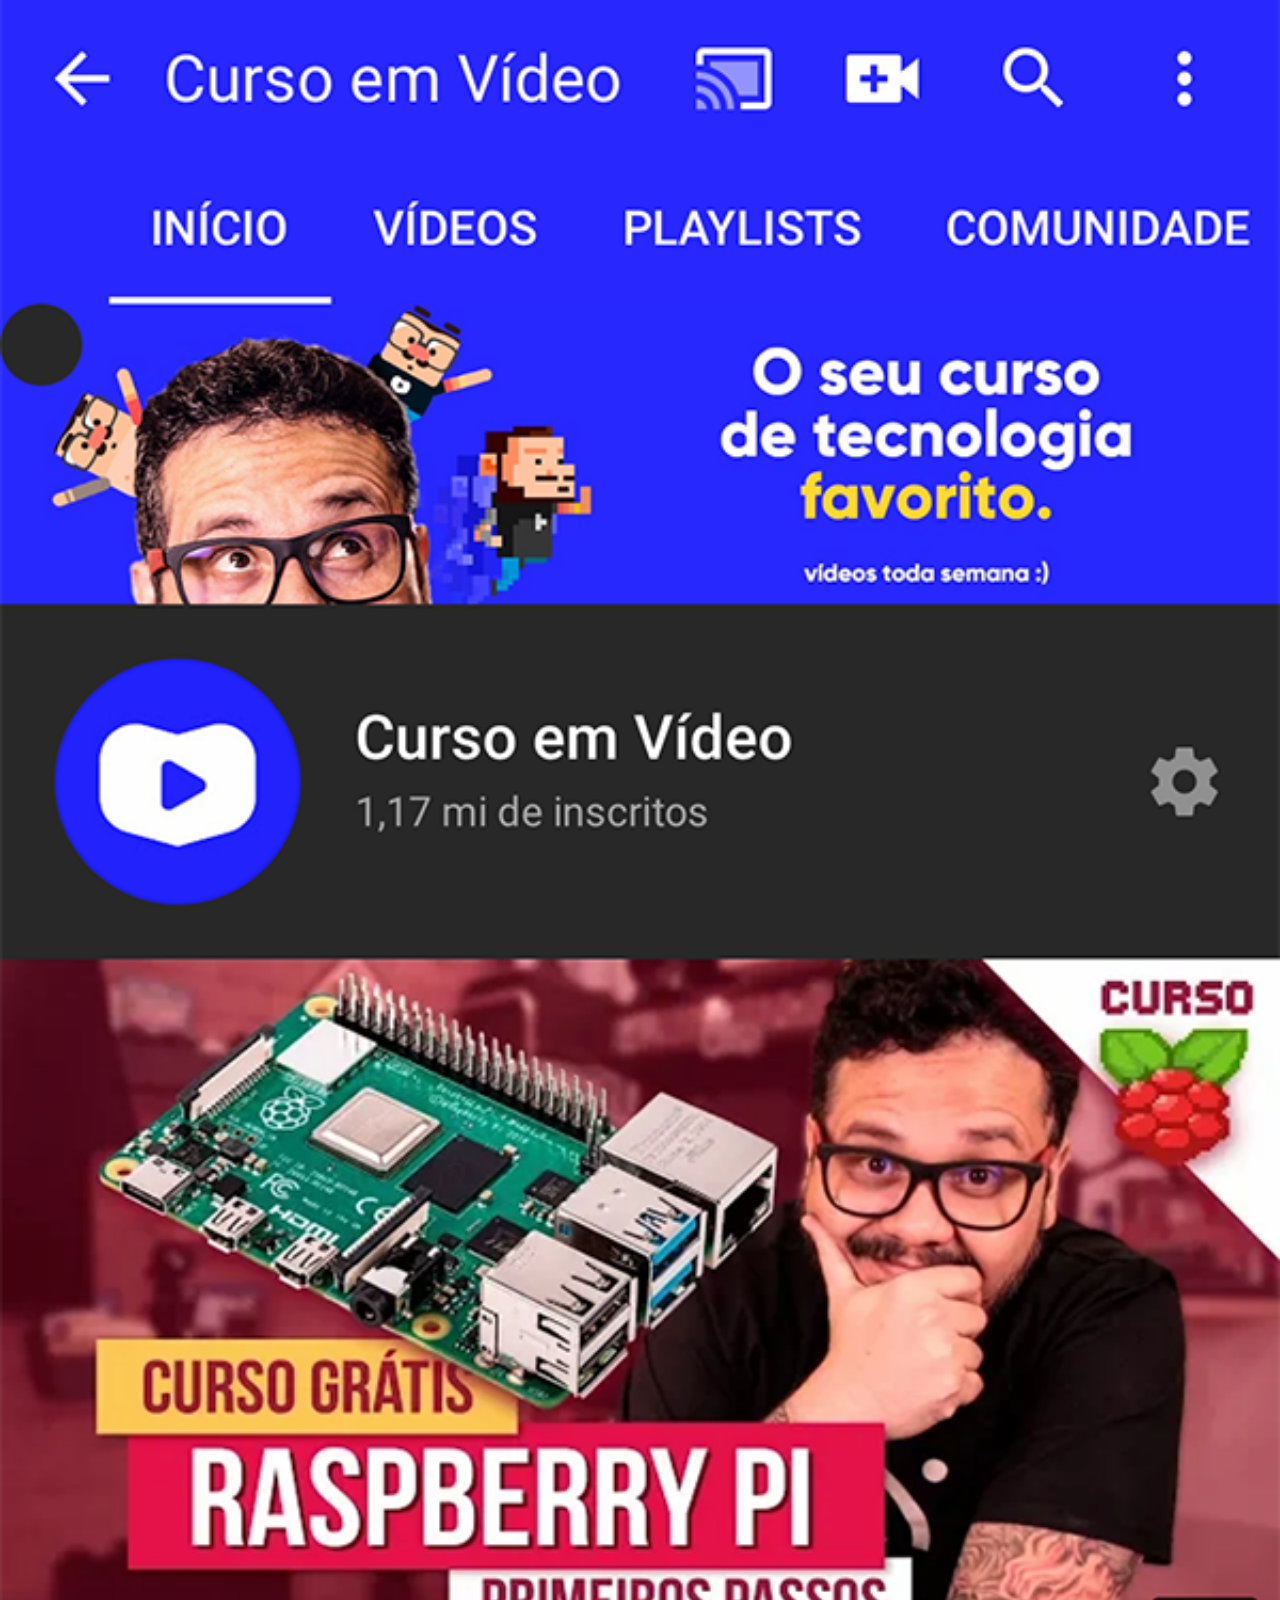
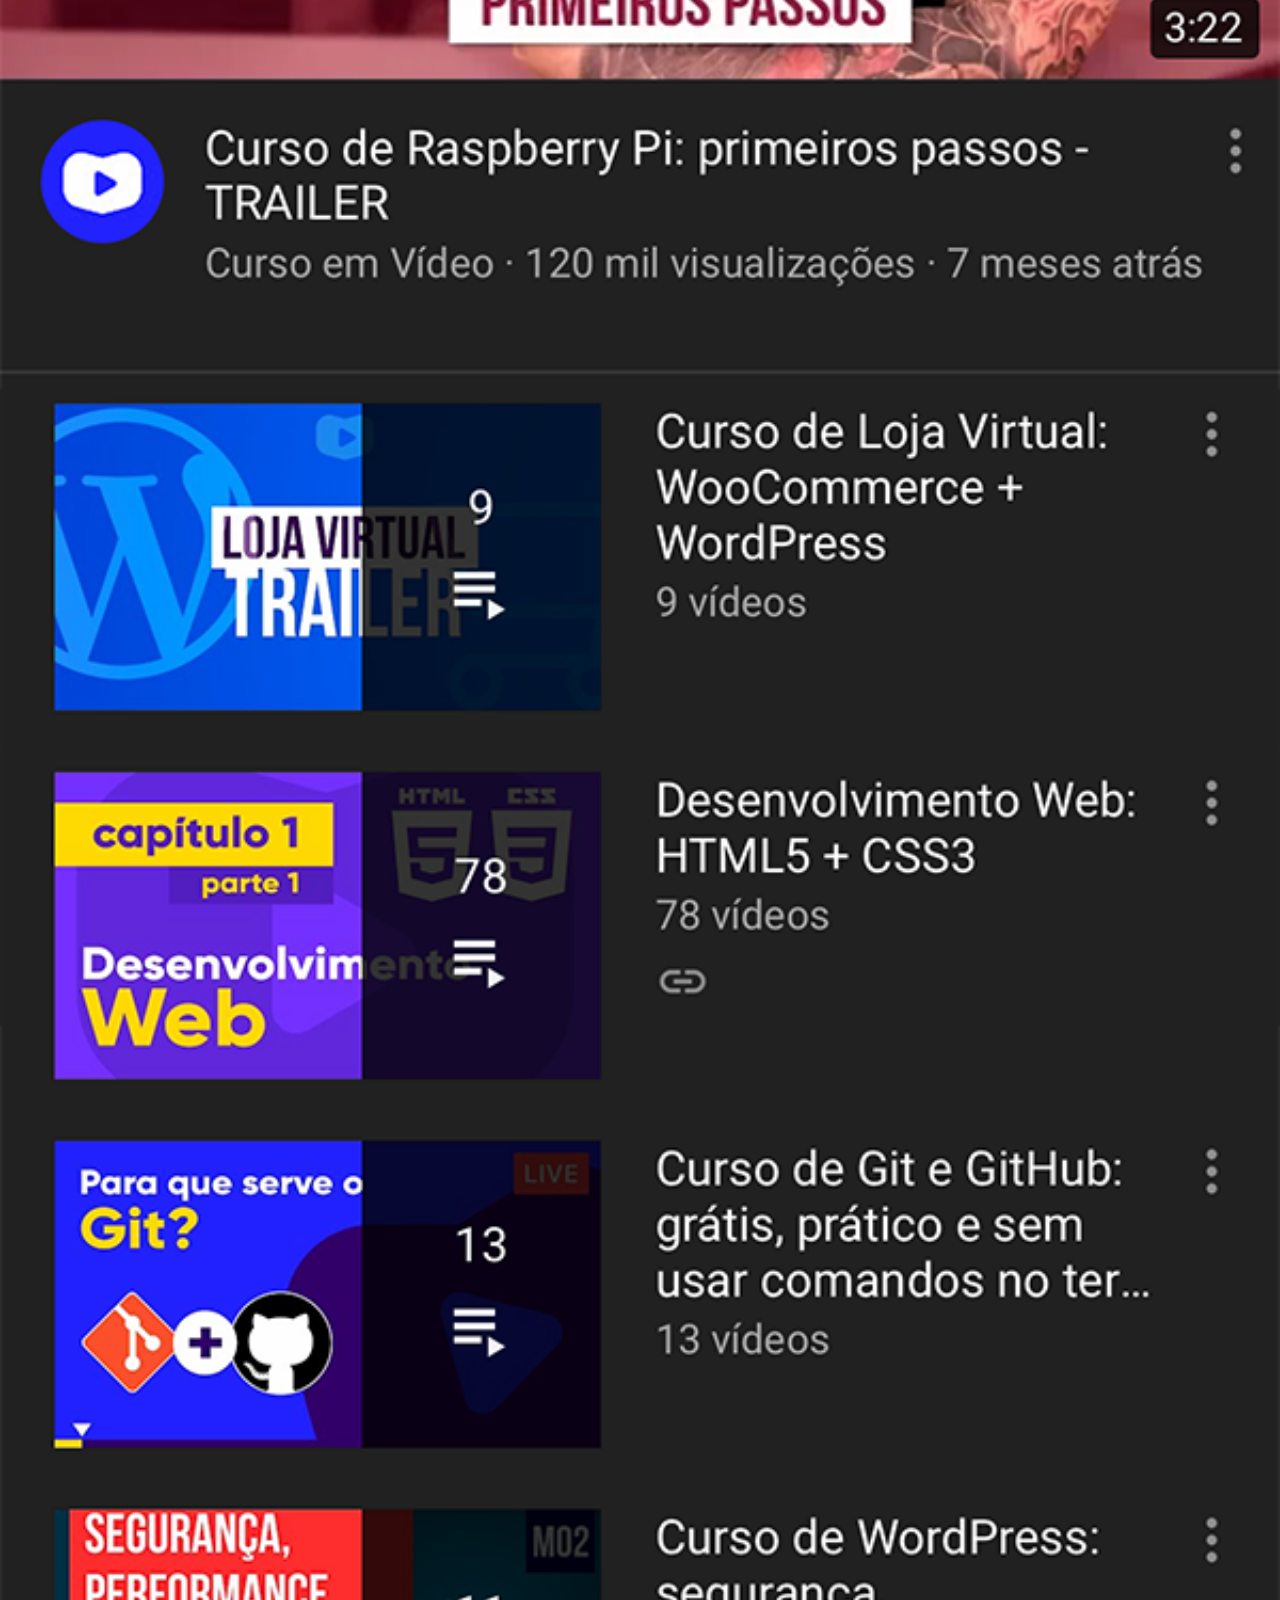
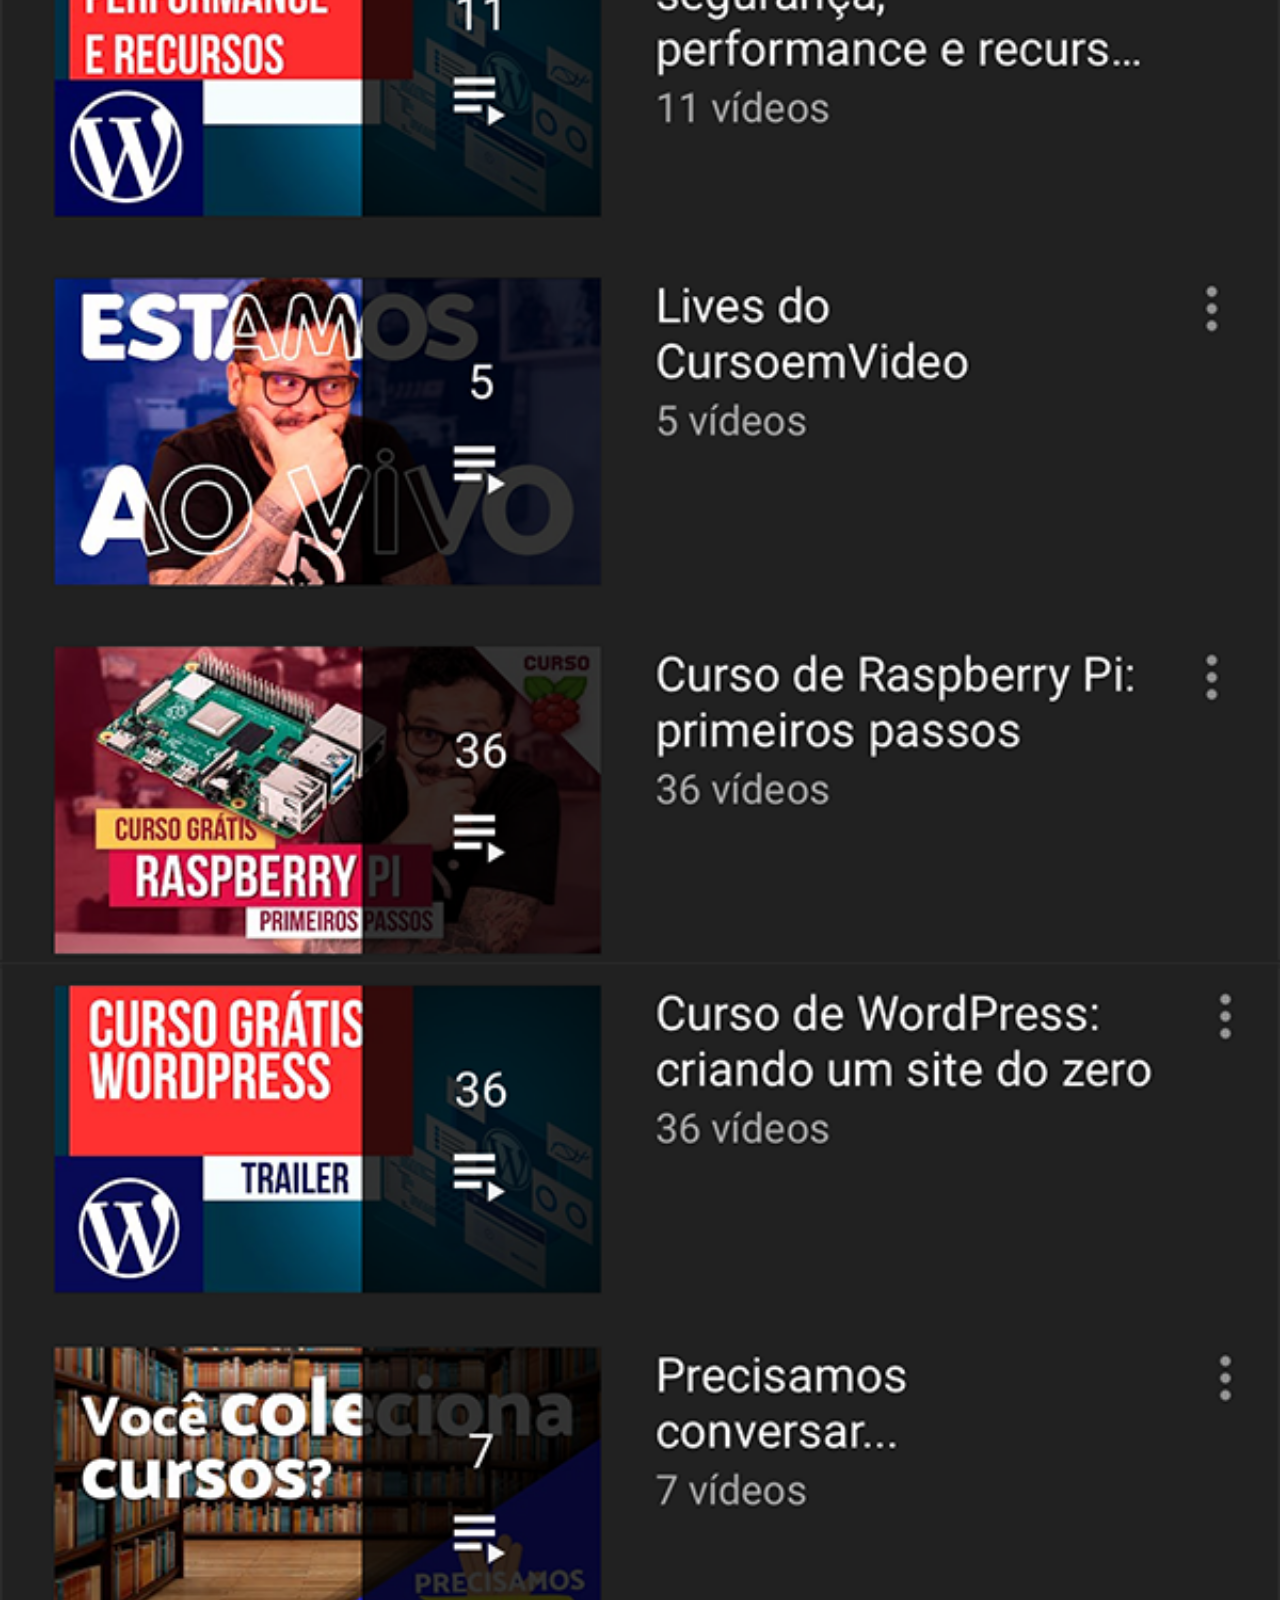
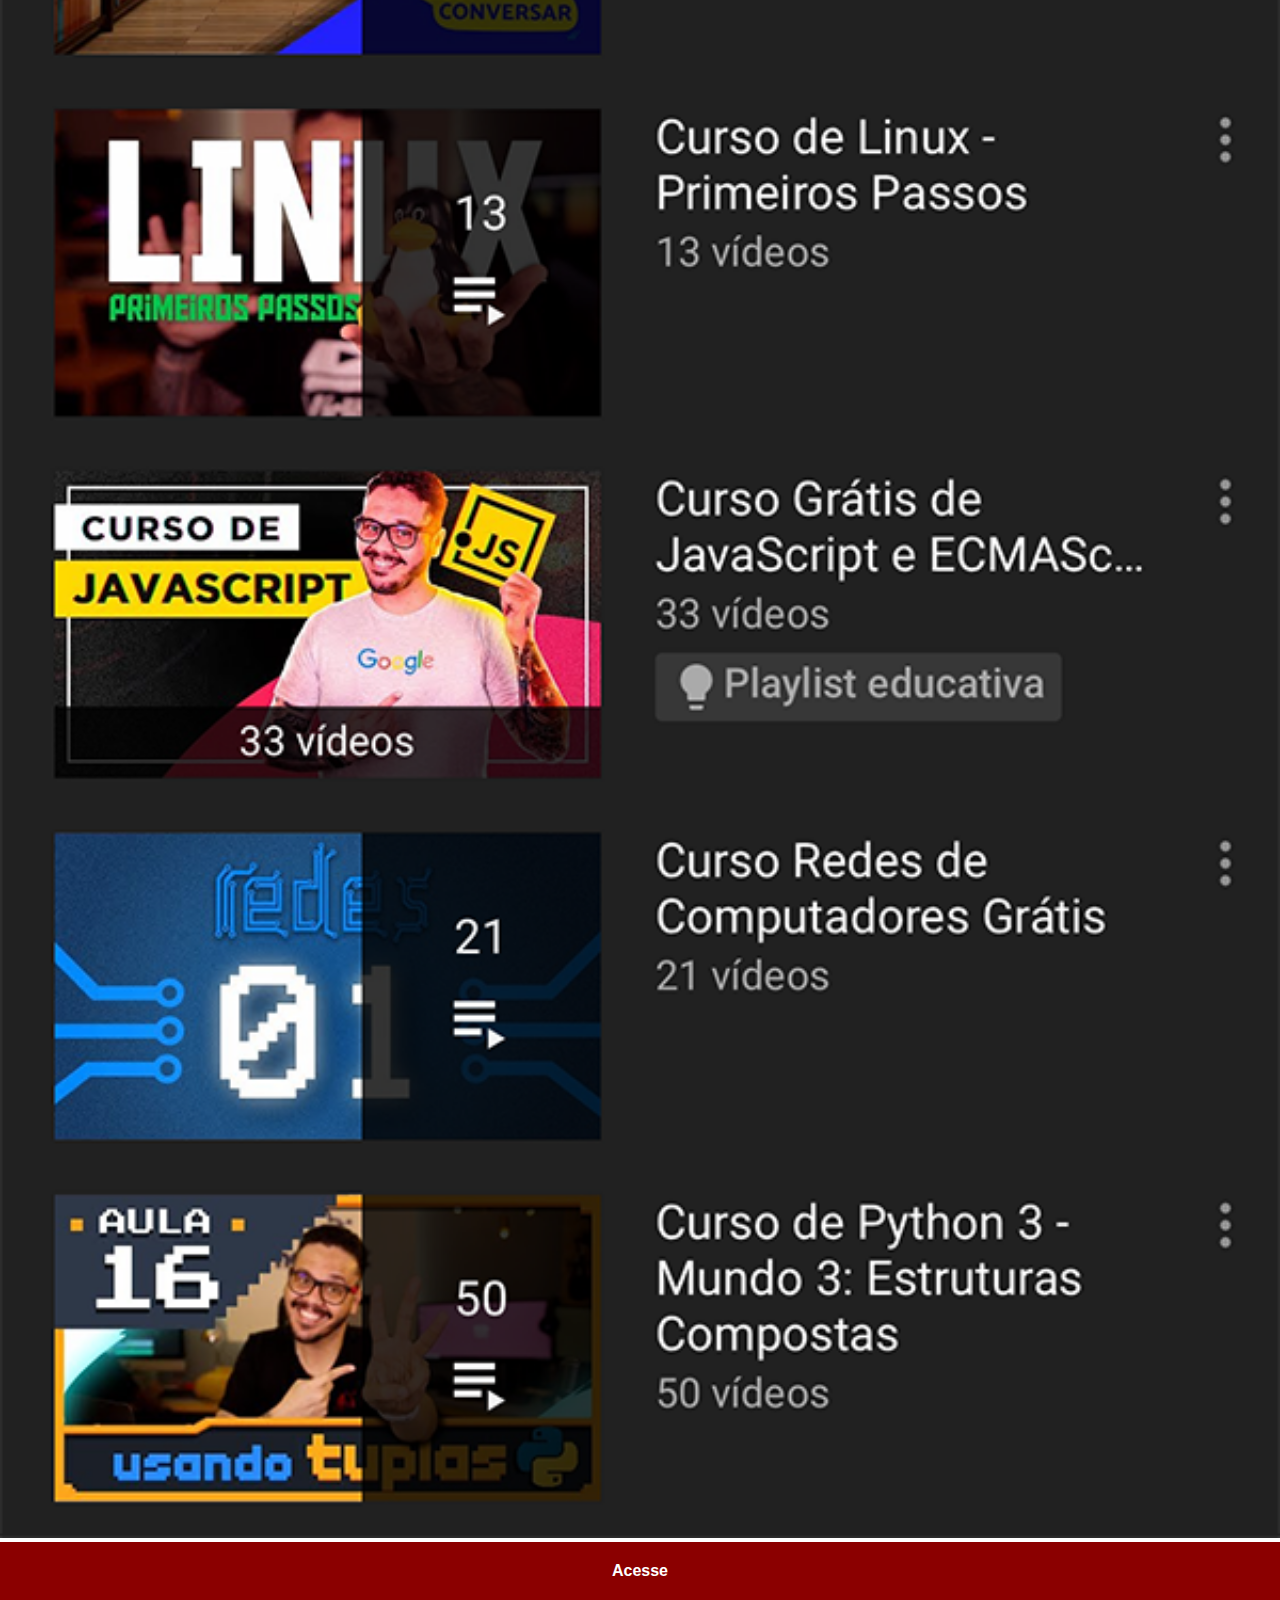
<file: youtube.html>
<!DOCTYPE html>
<html lang="pt-br">
<head>
    <meta charset="UTF-8">
    <meta name="viewport" content="width=device-width, initial-scale=1.0">
    <title>Youtube</title>
    <link rel="stylesheet" href="social.css">
</head>
<body>
    <img src="imagens/tela-youtube.png" alt="youtube">
    <a href="https://www.youtube.com/cursoemvideo" target="_blank">Acesse</a>
</body>
</html>
</file>
<file: estilos/style.css>
@charset "UTF-8";

* {
    margin: 0px;
    padding: 0px;
    font-family: Arial, Helvetica, sans-serif;
}

html, body {
    height: 100vh;
    width: 100vw;
}
body {
     background-image: url('../imagens/fundo-madeira.jpg');
     background-size: cover;
     background-attachment: fixed;
}

main {
    position: relative;
    height: 100vh;
}

section#telefone {
    position: absolute;
    top: 50%;
    left: 50%;
    transform: translate(-50%,-50%);
    height: 627px;
    width: 311px;
    background: url('../imagens/frame-iphone.png') no-repeat;
}

iframe#tela {
    position: relative;
    top: 80px;
    left: 22px;
    height: 471px;
    width: 267px;
}

section#redes-sociais img {
    width: 50px;
    margin: 10px;
    border-radius: 50%;
    box-shadow: 2px 2px 5px rgba(0, 0, 0, 0.534);
    box-sizing: border-box;
}

section#redes-sociais {
    text-align: right;
}
section#redes-sociais img:hover{
    border:  3px solid rgba(255, 0, 0, 0.582);
    transform: translate(-5px, -5px);
    box-shadow: 5px 5px 10px rgba(0, 0, 0, 0.932);
    transition: transform 0.3s, border 0.2s;
}
</file>
<file: social.css>
@charset "UTF-8";

* {
            margin: 0px;
            padding: 0px;
            font-family: Arial, Helvetica, sans-serif;
        }

        ::-webkit-scrollbar {
            width: 0px;
            height: 0px;
        }

        img {
            width: 100vw;
        }
        a{
            display: block;
            background-color: darkred;
            color: white;
            padding: 20px;
            text-align: center;
            font-weight: bolder;
            text-decoration: none;
        }
        a:hover {
            background-color: red;
            color: white;
        }
</file>
